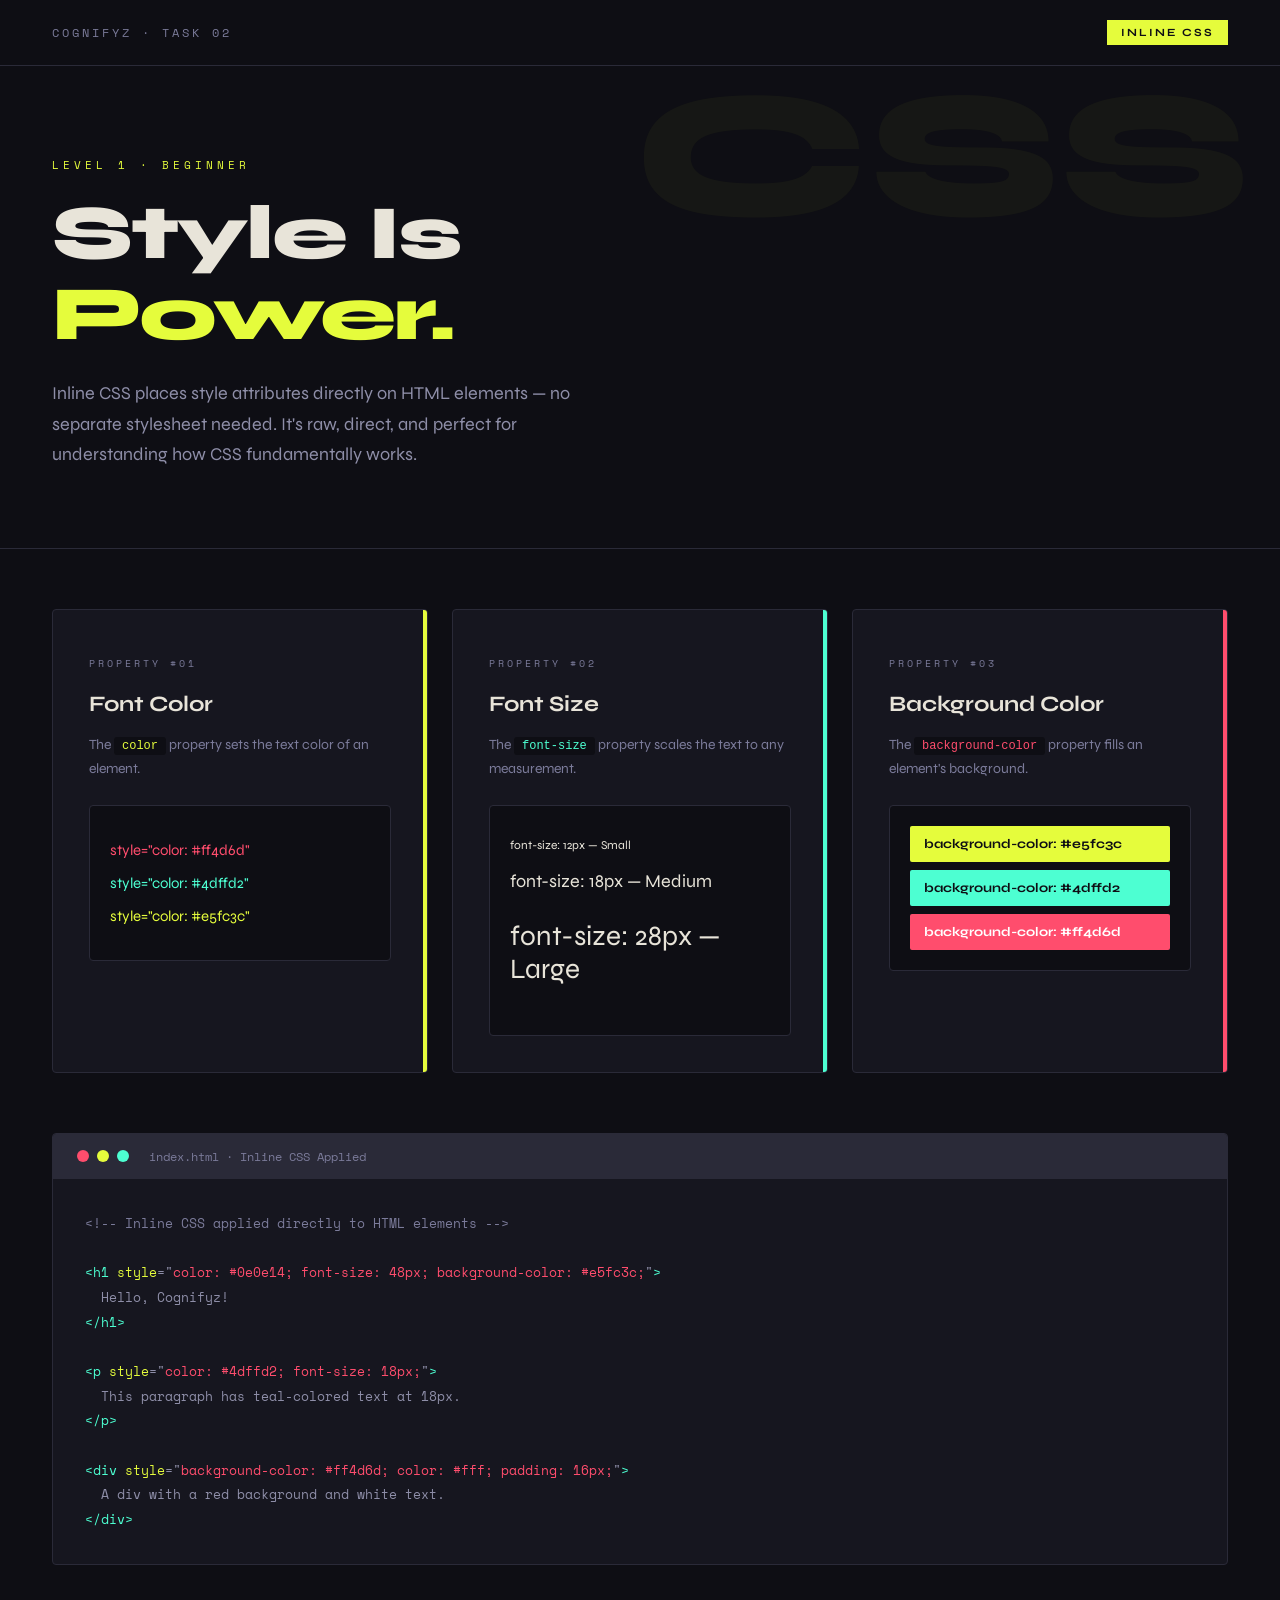
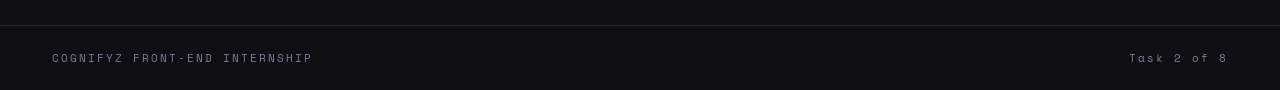
<file: task2_inline_css.html>
<!DOCTYPE html>
<html lang="en">
<head>
  <meta charset="UTF-8" />
  <meta name="viewport" content="width=device-width, initial-scale=1.0"/>
  <title>Cognifyz Internship | Task 2 – Inline CSS Styling</title>
  <link href="https://fonts.googleapis.com/css2?family=Space+Mono:ital,wght@0,400;0,700;1,400&family=Syne:wght@400;700;800&display=swap" rel="stylesheet"/>
</head>
<body style="margin:0;padding:0;background:#0e0e14;font-family:'Syne',sans-serif;color:#e8e4d9;min-height:100vh;">

  <!-- NAV BAR -->
  <nav style="display:flex;justify-content:space-between;align-items:center;padding:20px 52px;border-bottom:1px solid #2a2a38;background:#0e0e14;">
    <span style="font-family:'Space Mono',monospace;font-size:12px;letter-spacing:3px;color:#7b7b9a;text-transform:uppercase;">Cognifyz · Task 02</span>
    <span style="background:#e5fc3c;color:#0e0e14;font-size:11px;font-weight:700;letter-spacing:2px;padding:6px 14px;text-transform:uppercase;">Inline CSS</span>
  </nav>

  <!-- HERO -->
  <header style="padding:80px 52px 60px;position:relative;overflow:hidden;border-bottom:1px solid #2a2a38;">
    <!-- ghost label -->
    <div style="position:absolute;top:0;right:30px;font-family:'Syne',sans-serif;font-size:180px;font-weight:800;color:rgba(229,252,60,0.04);line-height:1;pointer-events:none;user-select:none;">CSS</div>

    <p style="font-size:11px;letter-spacing:4px;text-transform:uppercase;color:#e5fc3c;margin-bottom:20px;font-family:'Space Mono',monospace;">Level 1 · Beginner</p>
    <h1 style="font-family:'Syne',sans-serif;font-size:clamp(40px,6vw,80px);font-weight:800;line-height:1.05;margin:0 0 24px;letter-spacing:-2px;max-width:700px;">
      Style Is
      <span style="color:#e5fc3c;">Power.</span>
    </h1>
    <p style="font-size:18px;line-height:1.7;color:#8e8ea8;max-width:520px;font-weight:400;">Inline CSS places style attributes directly on HTML elements — no separate stylesheet needed. It's raw, direct, and perfect for understanding how CSS fundamentally works.</p>
  </header>

  <!-- INLINE CSS SHOWCASE CARDS -->
  <section style="padding:60px 52px;display:grid;grid-template-columns:repeat(auto-fit,minmax(260px,1fr));gap:24px;">

    <!-- Card 1: Font Color -->
    <article style="background:#16161f;border:1px solid #2a2a38;border-radius:4px;padding:36px;position:relative;overflow:hidden;">
      <div style="position:absolute;top:0;right:0;width:4px;height:100%;background:#e5fc3c;"></div>
      <p style="font-family:'Space Mono',monospace;font-size:10px;letter-spacing:3px;color:#7b7b9a;text-transform:uppercase;margin-bottom:20px;">Property #01</p>
      <h2 style="font-size:22px;font-weight:700;margin-bottom:16px;color:#e8e4d9;">Font Color</h2>
      <p style="color:#7b7b9a;font-size:14px;line-height:1.7;margin-bottom:24px;">The <code style="background:#0e0e14;padding:2px 8px;border-radius:3px;color:#e5fc3c;font-size:12px;">color</code> property sets the text color of an element.</p>
      <!-- Live demo -->
      <div style="background:#0e0e14;border-radius:4px;padding:20px;border:1px solid #2a2a38;">
        <p style="color:#ff4d6d;font-size:15px;margin-bottom:8px;">style="color: <span style="color:#ff4d6d;">#ff4d6d</span>"</p>
        <p style="color:#4dffd2;font-size:15px;margin-bottom:8px;">style="color: <span style="color:#4dffd2;">#4dffd2</span>"</p>
        <p style="color:#e5fc3c;font-size:15px;">style="color: <span style="color:#e5fc3c;">#e5fc3c</span>"</p>
      </div>
    </article>

    <!-- Card 2: Font Size -->
    <article style="background:#16161f;border:1px solid #2a2a38;border-radius:4px;padding:36px;position:relative;overflow:hidden;">
      <div style="position:absolute;top:0;right:0;width:4px;height:100%;background:#4dffd2;"></div>
      <p style="font-family:'Space Mono',monospace;font-size:10px;letter-spacing:3px;color:#7b7b9a;text-transform:uppercase;margin-bottom:20px;">Property #02</p>
      <h2 style="font-size:22px;font-weight:700;margin-bottom:16px;color:#e8e4d9;">Font Size</h2>
      <p style="color:#7b7b9a;font-size:14px;line-height:1.7;margin-bottom:24px;">The <code style="background:#0e0e14;padding:2px 8px;border-radius:3px;color:#4dffd2;font-size:12px;">font-size</code> property scales the text to any measurement.</p>
      <div style="background:#0e0e14;border-radius:4px;padding:20px;border:1px solid #2a2a38;">
        <p style="font-size:12px;color:#e8e4d9;margin-bottom:8px;">font-size: 12px — Small</p>
        <p style="font-size:18px;color:#e8e4d9;margin-bottom:8px;">font-size: 18px — Medium</p>
        <p style="font-size:28px;color:#e8e4d9;line-height:1.2;">font-size: 28px — Large</p>
      </div>
    </article>

    <!-- Card 3: Background Color -->
    <article style="background:#16161f;border:1px solid #2a2a38;border-radius:4px;padding:36px;position:relative;overflow:hidden;">
      <div style="position:absolute;top:0;right:0;width:4px;height:100%;background:#ff4d6d;"></div>
      <p style="font-family:'Space Mono',monospace;font-size:10px;letter-spacing:3px;color:#7b7b9a;text-transform:uppercase;margin-bottom:20px;">Property #03</p>
      <h2 style="font-size:22px;font-weight:700;margin-bottom:16px;color:#e8e4d9;">Background Color</h2>
      <p style="color:#7b7b9a;font-size:14px;line-height:1.7;margin-bottom:24px;">The <code style="background:#0e0e14;padding:2px 8px;border-radius:3px;color:#ff4d6d;font-size:12px;">background-color</code> property fills an element's background.</p>
      <div style="background:#0e0e14;border-radius:4px;padding:20px;border:1px solid #2a2a38;display:flex;flex-direction:column;gap:8px;">
        <div style="background-color:#e5fc3c;color:#0e0e14;padding:10px 14px;font-size:13px;font-weight:700;border-radius:2px;">background-color: #e5fc3c</div>
        <div style="background-color:#4dffd2;color:#0e0e14;padding:10px 14px;font-size:13px;font-weight:700;border-radius:2px;">background-color: #4dffd2</div>
        <div style="background-color:#ff4d6d;color:#fff;padding:10px 14px;font-size:13px;font-weight:700;border-radius:2px;">background-color: #ff4d6d</div>
      </div>
    </article>

  </section>

  <!-- CODE EXAMPLE STRIP -->
  <section style="padding:0 52px 60px;">
    <div style="background:#16161f;border:1px solid #2a2a38;border-radius:4px;overflow:hidden;">
      <div style="background:#2a2a38;padding:14px 24px;display:flex;align-items:center;gap:8px;">
        <span style="width:12px;height:12px;border-radius:50%;background:#ff4d6d;display:inline-block;"></span>
        <span style="width:12px;height:12px;border-radius:50%;background:#e5fc3c;display:inline-block;"></span>
        <span style="width:12px;height:12px;border-radius:50%;background:#4dffd2;display:inline-block;"></span>
        <span style="font-family:'Space Mono',monospace;font-size:12px;color:#7b7b9a;margin-left:12px;">index.html · Inline CSS Applied</span>
      </div>
      <pre style="margin:0;padding:32px;font-family:'Space Mono',monospace;font-size:13px;line-height:1.9;color:#8e8ea8;overflow-x:auto;"><span style="color:#7b7b9a;">&lt;!-- Inline CSS applied directly to HTML elements --&gt;</span>

<span style="color:#4dffd2;">&lt;h1</span> <span style="color:#e5fc3c;">style</span>="<span style="color:#ff4d6d;">color: #0e0e14; font-size: 48px; background-color: #e5fc3c;</span>"<span style="color:#4dffd2;">&gt;</span>
  Hello, Cognifyz!
<span style="color:#4dffd2;">&lt;/h1&gt;</span>

<span style="color:#4dffd2;">&lt;p</span> <span style="color:#e5fc3c;">style</span>="<span style="color:#ff4d6d;">color: #4dffd2; font-size: 18px;</span>"<span style="color:#4dffd2;">&gt;</span>
  This paragraph has teal-colored text at 18px.
<span style="color:#4dffd2;">&lt;/p&gt;</span>

<span style="color:#4dffd2;">&lt;div</span> <span style="color:#e5fc3c;">style</span>="<span style="color:#ff4d6d;">background-color: #ff4d6d; color: #fff; padding: 16px;</span>"<span style="color:#4dffd2;">&gt;</span>
  A div with a red background and white text.
<span style="color:#4dffd2;">&lt;/div&gt;</span></pre>
    </div>
  </section>

  <!-- FOOTER -->
  <footer style="padding:24px 52px;border-top:1px solid #2a2a38;display:flex;justify-content:space-between;align-items:center;">
    <span style="font-family:'Space Mono',monospace;font-size:11px;color:#7b7b9a;letter-spacing:2px;text-transform:uppercase;">Cognifyz Front-End Internship</span>
    <span style="font-family:'Space Mono',monospace;font-size:11px;color:#7b7b9a;letter-spacing:2px;">Task 2 of 8</span>
  </footer>

</body>
</html>
</file>
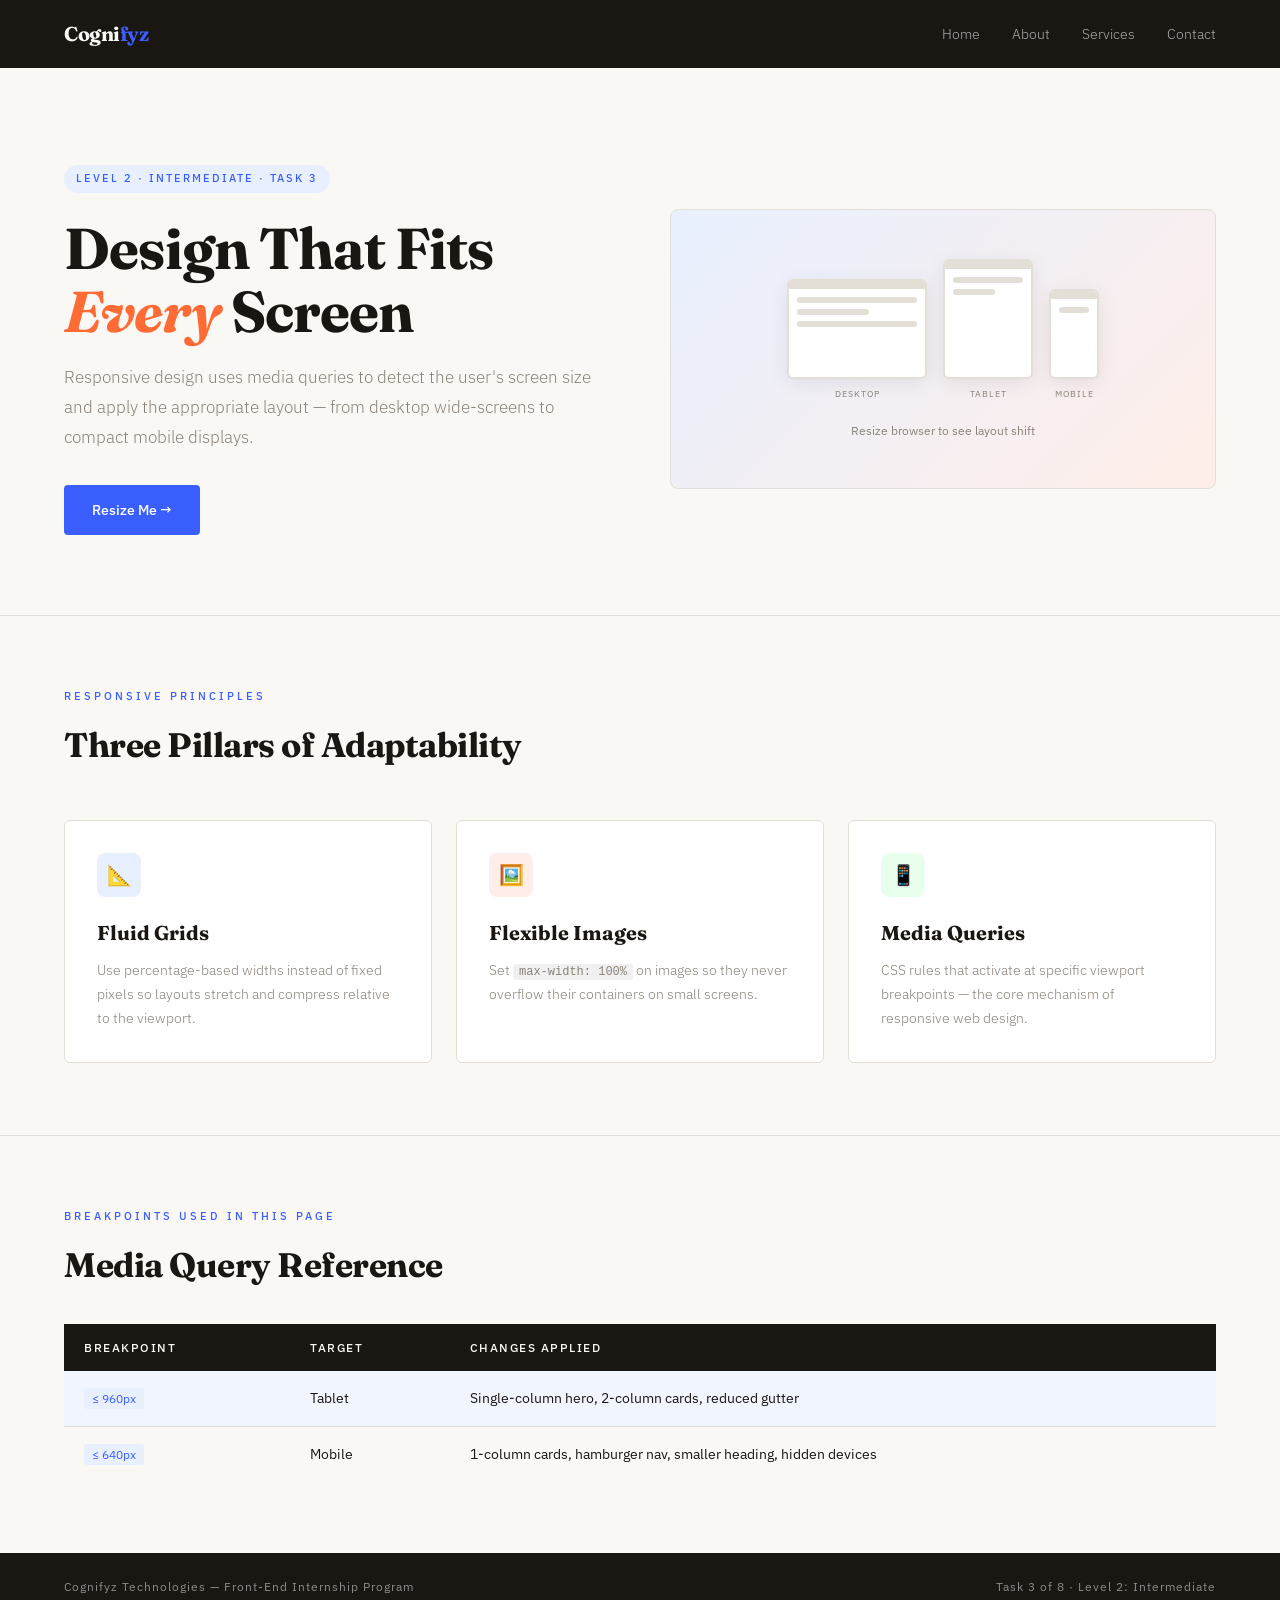
<file: task3_responsive_design.html>
<!DOCTYPE html>
<html lang="en">
<head>
  <meta charset="UTF-8"/>
  <meta name="viewport" content="width=device-width, initial-scale=1.0"/>
  <title>Cognifyz Internship | Task 3 – Responsive Design</title>
  <link href="https://fonts.googleapis.com/css2?family=Fraunces:ital,wght@0,300;0,700;1,300;1,700&family=IBM+Plex+Sans:wght@300;400;500&display=swap" rel="stylesheet"/>
  <style>
    /* ─── CSS Variables ─── */
    :root {
      --bg: #faf8f4;
      --fg: #1a1612;
      --accent: #3a5eff;
      --warm: #ff6b35;
      --card: #fff;
      --border: #e4dfd6;
      --muted: #8a8278;
      --gutter: 64px;
    }

    *, *::before, *::after { box-sizing: border-box; margin: 0; padding: 0; }

    body {
      background: var(--bg);
      color: var(--fg);
      font-family: 'IBM Plex Sans', sans-serif;
      line-height: 1.6;
    }

    /* ─── HEADER ─── */
    .site-header {
      background: var(--fg);
      color: var(--bg);
      padding: 18px var(--gutter);
      display: flex;
      align-items: center;
      justify-content: space-between;
      position: sticky;
      top: 0;
      z-index: 100;
    }
    .logo {
      font-family: 'Fraunces', serif;
      font-size: 20px;
      font-weight: 700;
      letter-spacing: -0.5px;
    }
    .logo span { color: #3a5eff; }
    .nav-links {
      display: flex;
      gap: 32px;
      list-style: none;
    }
    .nav-links a {
      color: rgba(255,255,255,0.65);
      text-decoration: none;
      font-size: 14px;
      font-weight: 300;
      transition: color 0.2s;
    }
    .nav-links a:hover { color: #fff; }
    .hamburger {
      display: none;
      flex-direction: column;
      gap: 5px;
      cursor: pointer;
      background: none;
      border: none;
    }
    .hamburger span {
      display: block; width: 24px; height: 2px; background: #fff;
    }

    /* ─── HERO ─── */
    .hero {
      padding: 96px var(--gutter) 80px;
      display: grid;
      grid-template-columns: 1fr 1fr;
      gap: 60px;
      align-items: center;
      border-bottom: 1px solid var(--border);
    }
    .hero-text .badge {
      display: inline-block;
      background: #e8f0ff;
      color: var(--accent);
      font-size: 11px;
      letter-spacing: 2px;
      text-transform: uppercase;
      padding: 5px 12px;
      border-radius: 40px;
      margin-bottom: 24px;
      font-weight: 500;
    }
    .hero-text h1 {
      font-family: 'Fraunces', serif;
      font-size: clamp(36px, 4.5vw, 60px);
      font-weight: 700;
      line-height: 1.1;
      margin-bottom: 20px;
      letter-spacing: -1px;
    }
    .hero-text h1 em { font-style: italic; color: var(--warm); }
    .hero-text p { font-size: 17px; color: var(--muted); line-height: 1.75; margin-bottom: 32px; font-weight: 300; }
    .btn {
      display: inline-flex;
      align-items: center;
      gap: 10px;
      background: var(--accent);
      color: #fff;
      padding: 14px 28px;
      border-radius: 4px;
      font-size: 14px;
      font-weight: 500;
      text-decoration: none;
      transition: transform 0.2s, box-shadow 0.2s;
    }
    .btn:hover { transform: translateY(-2px); box-shadow: 0 8px 24px rgba(58,94,255,0.3); }
    .hero-visual {
      background: linear-gradient(135deg, #e8f0ff 0%, #ffeee8 100%);
      border-radius: 8px;
      padding: 40px;
      border: 1px solid var(--border);
      min-height: 280px;
      display: flex;
      align-items: center;
      justify-content: center;
      position: relative;
      overflow: hidden;
    }
    .device-stack {
      display: flex;
      gap: 16px;
      align-items: flex-end;
    }
    .device {
      background: #fff;
      border-radius: 6px;
      border: 2px solid var(--border);
      box-shadow: 0 4px 20px rgba(0,0,0,0.08);
      display: flex;
      flex-direction: column;
      overflow: hidden;
    }
    .device-bar { height: 8px; background: var(--border); }
    .device-screen { padding: 8px; }
    .device-line { height: 6px; background: var(--border); border-radius: 3px; margin-bottom: 6px; }
    .device-line.short { width: 60%; }
    .device.desktop { width: 140px; height: 100px; }
    .device.tablet { width: 90px; height: 120px; }
    .device.mobile { width: 50px; height: 90px; }
    .device-label {
      text-align: center;
      font-size: 9px;
      letter-spacing: 1px;
      text-transform: uppercase;
      color: var(--muted);
      margin-top: 8px;
    }

    /* ─── CARDS SECTION ─── */
    .section {
      padding: 72px var(--gutter);
      border-bottom: 1px solid var(--border);
    }
    .section-label {
      font-size: 11px;
      letter-spacing: 3px;
      text-transform: uppercase;
      color: var(--accent);
      font-weight: 500;
      margin-bottom: 12px;
    }
    .section-title {
      font-family: 'Fraunces', serif;
      font-size: 34px;
      font-weight: 700;
      margin-bottom: 48px;
      letter-spacing: -0.5px;
    }
    .cards {
      display: grid;
      grid-template-columns: repeat(3, 1fr);
      gap: 24px;
    }
    .card {
      background: var(--card);
      border: 1px solid var(--border);
      border-radius: 6px;
      padding: 32px;
      transition: transform 0.25s, box-shadow 0.25s;
    }
    .card:hover { transform: translateY(-4px); box-shadow: 0 16px 40px rgba(0,0,0,0.07); }
    .card-icon {
      width: 44px; height: 44px;
      border-radius: 8px;
      margin-bottom: 20px;
      display: flex;
      align-items: center;
      justify-content: center;
      font-size: 20px;
    }
    .card h3 {
      font-family: 'Fraunces', serif;
      font-size: 20px;
      margin-bottom: 10px;
      font-weight: 700;
    }
    .card p { font-size: 14px; color: var(--muted); line-height: 1.7; font-weight: 300; }

    /* ─── MEDIA QUERY VISUALIZER ─── */
    .mq-section {
      padding: 72px var(--gutter);
    }
    .mq-table {
      width: 100%;
      border-collapse: collapse;
      margin-top: 32px;
    }
    .mq-table th {
      background: var(--fg);
      color: var(--bg);
      padding: 14px 20px;
      font-size: 12px;
      letter-spacing: 1.5px;
      text-transform: uppercase;
      font-weight: 500;
      text-align: left;
    }
    .mq-table td {
      padding: 16px 20px;
      font-size: 14px;
      border-bottom: 1px solid var(--border);
      vertical-align: top;
    }
    .mq-table tr:last-child td { border-bottom: none; }
    .mq-table code {
      background: #e8f0ff;
      color: var(--accent);
      padding: 3px 8px;
      border-radius: 3px;
      font-size: 12px;
      font-family: 'IBM Plex Sans', monospace;
    }
    .mq-table .active-row td { background: #f0f5ff; }

    /* ─── FOOTER ─── */
    footer {
      background: var(--fg);
      color: rgba(255,255,255,0.5);
      padding: 24px var(--gutter);
      display: flex;
      justify-content: space-between;
      font-size: 12px;
      letter-spacing: 1px;
    }

    /* ════════════════════════════════════
       MEDIA QUERIES — The Heart of Task 3
    ════════════════════════════════════ */

    /* Tablet: ≤ 960px */
    @media (max-width: 960px) {
      :root { --gutter: 36px; }

      .nav-links { gap: 20px; }

      .hero {
        grid-template-columns: 1fr;
        padding-top: 60px;
        padding-bottom: 60px;
      }
      .hero-visual { min-height: 200px; }

      .cards { grid-template-columns: repeat(2, 1fr); }

      .mq-table .desktop-only { display: none; }
    }

    /* Mobile: ≤ 640px */
    @media (max-width: 640px) {
      :root { --gutter: 20px; }

      .nav-links { display: none; }
      .hamburger { display: flex; }

      .hero-text h1 { font-size: 32px; }

      .cards { grid-template-columns: 1fr; }

      .device.desktop { display: none; }
      .device.tablet { display: none; }

      .section { padding: 48px var(--gutter); }
      .mq-section { padding: 48px var(--gutter); }

      footer { flex-direction: column; gap: 8px; }
    }
  </style>
</head>
<body>

  <header class="site-header">
    <div class="logo">Cogni<span>fyz</span></div>
    <ul class="nav-links">
      <li><a href="#">Home</a></li>
      <li><a href="#">About</a></li>
      <li><a href="#">Services</a></li>
      <li><a href="#">Contact</a></li>
    </ul>
    <button class="hamburger" aria-label="Menu">
      <span></span><span></span><span></span>
    </button>
  </header>

  <section class="hero">
    <div class="hero-text">
      <span class="badge">Level 2 · Intermediate · Task 3</span>
      <h1>Design That Fits <em>Every</em> Screen</h1>
      <p>Responsive design uses media queries to detect the user's screen size and apply the appropriate layout — from desktop wide-screens to compact mobile displays.</p>
      <a href="#learn" class="btn">Resize Me →</a>
    </div>
    <div class="hero-visual">
      <div style="text-align:center;">
        <div class="device-stack" style="justify-content:center;">
          <div>
            <div class="device desktop">
              <div class="device-bar"></div>
              <div class="device-screen">
                <div class="device-line"></div>
                <div class="device-line short"></div>
                <div class="device-line"></div>
              </div>
            </div>
            <div class="device-label">Desktop</div>
          </div>
          <div>
            <div class="device tablet">
              <div class="device-bar"></div>
              <div class="device-screen">
                <div class="device-line"></div>
                <div class="device-line short"></div>
              </div>
            </div>
            <div class="device-label">Tablet</div>
          </div>
          <div>
            <div class="device mobile">
              <div class="device-bar"></div>
              <div class="device-screen">
                <div class="device-line"></div>
              </div>
            </div>
            <div class="device-label">Mobile</div>
          </div>
        </div>
        <p style="margin-top:20px;font-size:12px;color:var(--muted);">Resize browser to see layout shift</p>
      </div>
    </div>
  </section>

  <section class="section" id="learn">
    <p class="section-label">Responsive Principles</p>
    <h2 class="section-title">Three Pillars of Adaptability</h2>
    <div class="cards">
      <div class="card">
        <div class="card-icon" style="background:#e8f0ff;">📐</div>
        <h3>Fluid Grids</h3>
        <p>Use percentage-based widths instead of fixed pixels so layouts stretch and compress relative to the viewport.</p>
      </div>
      <div class="card">
        <div class="card-icon" style="background:#ffeee8;">🖼️</div>
        <h3>Flexible Images</h3>
        <p>Set <code style="background:#f0f0f0;padding:1px 6px;border-radius:3px;font-size:12px;">max-width: 100%</code> on images so they never overflow their containers on small screens.</p>
      </div>
      <div class="card">
        <div class="card-icon" style="background:#e8ffee;">📱</div>
        <h3>Media Queries</h3>
        <p>CSS rules that activate at specific viewport breakpoints — the core mechanism of responsive web design.</p>
      </div>
    </div>
  </section>

  <section class="mq-section">
    <p class="section-label">Breakpoints Used in This Page</p>
    <h2 class="section-title" style="font-family:'Fraunces',serif;font-size:34px;font-weight:700;letter-spacing:-0.5px;margin-bottom:0;">Media Query Reference</h2>
    <table class="mq-table">
      <thead>
        <tr>
          <th>Breakpoint</th>
          <th>Target</th>
          <th>Changes Applied</th>
        </tr>
      </thead>
      <tbody>
        <tr class="active-row">
          <td><code>≤ 960px</code></td>
          <td>Tablet</td>
          <td>Single-column hero, 2-column cards, reduced gutter</td>
        </tr>
        <tr>
          <td><code>≤ 640px</code></td>
          <td>Mobile</td>
          <td>1-column cards, hamburger nav, smaller heading, hidden devices</td>
        </tr>
      </tbody>
    </table>
  </section>

  <footer>
    <span>Cognifyz Technologies — Front-End Internship Program</span>
    <span>Task 3 of 8 · Level 2: Intermediate</span>
  </footer>

</body>
</html>
</file>
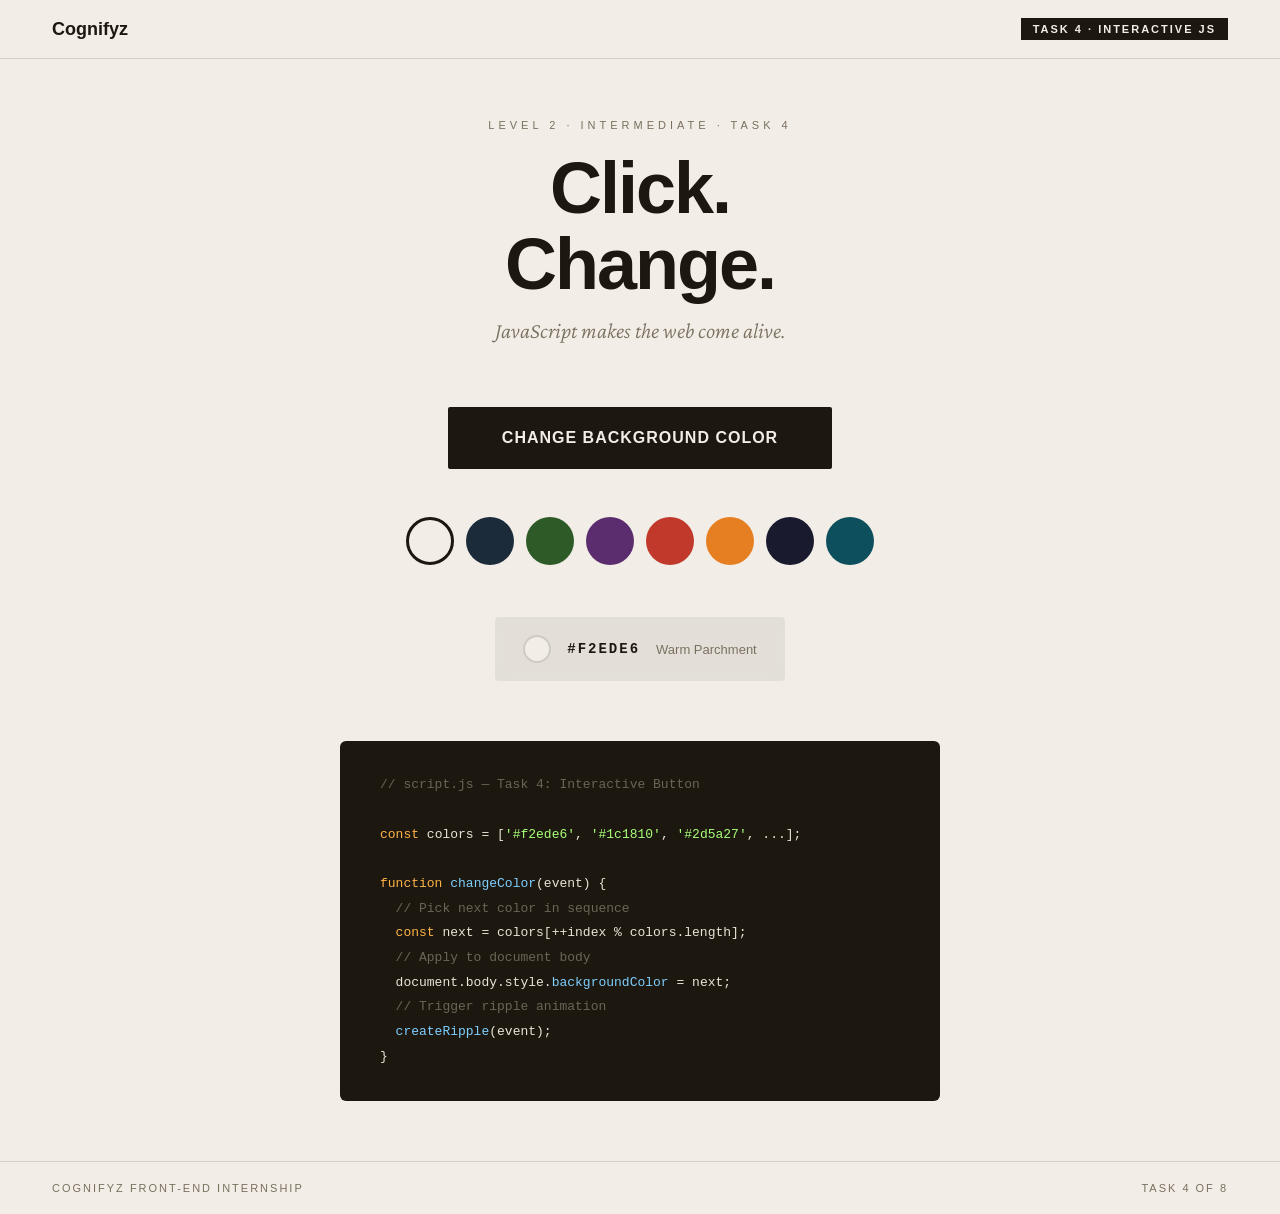
<file: task4_interactive_button.html>
<!DOCTYPE html>
<html lang="en">
<head>
  <meta charset="UTF-8"/>
  <meta name="viewport" content="width=device-width, initial-scale=1.0"/>
  <title>Cognifyz Internship | Task 4 – Interactive Button</title>
  <link href="https://fonts.googleapis.com/css2?family=Cabinet+Grotesk:wght@400;500;700;800&family=Crimson+Pro:ital,wght@0,300;1,300&display=swap" rel="stylesheet"/>
  <style>
    :root {
      --bg: #f2ede6;
      --fg: #1c1810;
      --border: #d6cfc4;
      --muted: #7a7060;
      --current-bg: #f2ede6;
    }
    *, *::before, *::after { box-sizing: border-box; margin: 0; padding: 0; }

    body {
      background: var(--current-bg);
      font-family: 'Cabinet Grotesk', sans-serif;
      min-height: 100vh;
      display: flex;
      flex-direction: column;
      transition: background-color 0.6s cubic-bezier(0.4, 0, 0.2, 1);
    }

    /* NAV */
    nav {
      padding: 18px 52px;
      display: flex;
      justify-content: space-between;
      align-items: center;
      border-bottom: 1px solid var(--border);
      position: sticky; top: 0; z-index: 10;
      backdrop-filter: blur(8px);
      background: rgba(242,237,230,0.85);
      transition: background 0.6s;
    }
    .nav-logo { font-weight: 800; font-size: 18px; color: var(--fg); }
    .nav-badge {
      background: var(--fg);
      color: var(--bg);
      font-size: 11px;
      letter-spacing: 2px;
      padding: 5px 12px;
      text-transform: uppercase;
      font-weight: 700;
      transition: background 0.6s;
    }

    /* MAIN */
    main {
      flex: 1;
      display: flex;
      flex-direction: column;
      align-items: center;
      justify-content: center;
      padding: 60px 24px;
      text-align: center;
    }

    .task-label {
      font-size: 11px;
      letter-spacing: 4px;
      text-transform: uppercase;
      color: var(--muted);
      margin-bottom: 20px;
      font-weight: 500;
    }

    h1 {
      font-size: clamp(40px, 6vw, 72px);
      font-weight: 800;
      line-height: 1.05;
      letter-spacing: -2px;
      color: var(--fg);
      margin-bottom: 16px;
      transition: color 0.6s;
    }

    .subtitle {
      font-family: 'Crimson Pro', serif;
      font-size: 22px;
      font-style: italic;
      color: var(--muted);
      margin-bottom: 64px;
      font-weight: 300;
      transition: color 0.6s;
    }

    /* THE BUTTON */
    .color-btn {
      position: relative;
      padding: 20px 52px;
      font-family: 'Cabinet Grotesk', sans-serif;
      font-size: 16px;
      font-weight: 700;
      letter-spacing: 1px;
      text-transform: uppercase;
      background: var(--fg);
      color: var(--bg);
      border: 2px solid var(--fg);
      border-radius: 2px;
      cursor: pointer;
      overflow: hidden;
      transition: background 0.6s, color 0.6s, border-color 0.6s, transform 0.15s;
      user-select: none;
    }
    .color-btn::before {
      content: '';
      position: absolute;
      inset: 0;
      background: rgba(255,255,255,0.15);
      opacity: 0;
      transition: opacity 0.2s;
    }
    .color-btn:hover::before { opacity: 1; }
    .color-btn:active { transform: scale(0.97); }

    /* Ripple */
    .ripple {
      position: absolute;
      border-radius: 50%;
      background: rgba(255,255,255,0.35);
      transform: scale(0);
      animation: ripple-anim 0.6s ease-out;
      pointer-events: none;
    }
    @keyframes ripple-anim {
      to { transform: scale(4); opacity: 0; }
    }

    /* COLOR SWATCH STRIP */
    .swatch-strip {
      display: flex;
      gap: 12px;
      margin-top: 48px;
      flex-wrap: wrap;
      justify-content: center;
    }
    .swatch {
      width: 48px; height: 48px;
      border-radius: 50%;
      border: 3px solid transparent;
      cursor: pointer;
      transition: transform 0.2s, border-color 0.2s;
      position: relative;
    }
    .swatch:hover { transform: scale(1.15); }
    .swatch.active { border-color: var(--fg); }
    .swatch-tip {
      position: absolute;
      bottom: -26px;
      left: 50%; transform: translateX(-50%);
      font-size: 10px;
      white-space: nowrap;
      color: var(--muted);
      opacity: 0;
      transition: opacity 0.2s;
      pointer-events: none;
    }
    .swatch:hover .swatch-tip { opacity: 1; }

    /* CURRENT COLOR DISPLAY */
    .color-display {
      margin-top: 52px;
      display: flex;
      align-items: center;
      gap: 16px;
      padding: 18px 28px;
      background: rgba(0,0,0,0.06);
      border-radius: 4px;
      backdrop-filter: blur(4px);
    }
    .color-dot {
      width: 28px; height: 28px;
      border-radius: 50%;
      border: 2px solid rgba(0,0,0,0.15);
      transition: background 0.6s;
    }
    .color-hex {
      font-family: monospace;
      font-size: 14px;
      letter-spacing: 2px;
      color: var(--fg);
      font-weight: 600;
      transition: color 0.6s;
    }
    .color-name {
      font-size: 13px;
      color: var(--muted);
      font-weight: 500;
    }

    /* CODE BLOCK */
    .code-block {
      margin-top: 60px;
      background: #1c1810;
      color: #e8e4d9;
      padding: 32px 40px;
      border-radius: 6px;
      text-align: left;
      font-family: monospace;
      font-size: 13px;
      line-height: 1.9;
      max-width: 600px;
      width: 100%;
    }
    .code-comment { color: #6b6555; }
    .code-keyword { color: #ffb347; }
      .code-fn { color: #7ecfff; }
    .code-string { color: #a8ff78; }

    /* FOOTER */
    footer {
      padding: 20px 52px;
      border-top: 1px solid var(--border);
      display: flex;
      justify-content: space-between;
      font-size: 11px;
      letter-spacing: 2px;
      text-transform: uppercase;
      color: var(--muted);
      transition: border-color 0.6s;
    }

    @media (max-width: 640px) {
      nav, footer { padding-left: 20px; padding-right: 20px; }
      .code-block { padding: 20px; }
    }
  </style>
</head>
<body>

  <nav>
    <span class="nav-logo">Cognifyz</span>
    <span class="nav-badge">Task 4 · Interactive JS</span>
  </nav>

  <main>
    <p class="task-label">Level 2 · Intermediate · Task 4</p>
    <h1>Click.<br>Change.</h1>
    <p class="subtitle">JavaScript makes the web come alive.</p>

    <button class="color-btn" id="mainBtn" onclick="changeColor(event)">
      Change Background Color
    </button>

    <!-- Swatch picker -->
    <div class="swatch-strip" id="swatches"></div>

    <!-- Live display -->
    <div class="color-display">
      <div class="color-dot" id="colorDot"></div>
      <span class="color-hex" id="colorHex">#F2EDE6</span>
      <span class="color-name" id="colorName">Warm Parchment</span>
    </div>

    <!-- Code preview -->
    <div class="code-block">
      <span class="code-comment">// script.js — Task 4: Interactive Button</span><br><br>
      <span class="code-keyword">const</span> <span style="color:#e8e4d9;">colors</span> = [<span class="code-string">'#f2ede6'</span>, <span class="code-string">'#1c1810'</span>, <span class="code-string">'#2d5a27'</span>, ...];<br><br>
      <span class="code-keyword">function</span> <span class="code-fn">changeColor</span>(event) {<br>
      &nbsp;&nbsp;<span class="code-comment">// Pick next color in sequence</span><br>
      &nbsp;&nbsp;<span class="code-keyword">const</span> next = colors[++index % colors.length];<br>
      &nbsp;&nbsp;<span class="code-comment">// Apply to document body</span><br>
      &nbsp;&nbsp;document.body.style.<span class="code-fn">backgroundColor</span> = next;<br>
      &nbsp;&nbsp;<span class="code-comment">// Trigger ripple animation</span><br>
      &nbsp;&nbsp;<span class="code-fn">createRipple</span>(event);<br>
      }
    </div>
  </main>

  <footer>
    <span>Cognifyz Front-End Internship</span>
    <span>Task 4 of 8</span>
  </footer>

  <script>
    const palette = [
      { hex: '#f2ede6', name: 'Warm Parchment' },
      { hex: '#1c2b3a', name: 'Deep Navy' },
      { hex: '#2d5a27', name: 'Forest Green' },
      { hex: '#5c2d6e', name: 'Royal Plum' },
      { hex: '#c0392b', name: 'Crimson' },
      { hex: '#e67e22', name: 'Amber' },
      { hex: '#1a1a2e', name: 'Midnight' },
      { hex: '#0d4f5c', name: 'Deep Teal' },
    ];

    let currentIndex = 0;

    // Build swatches
    const swatchStrip = document.getElementById('swatches');
    palette.forEach((color, i) => {
      const s = document.createElement('div');
      s.className = 'swatch' + (i === 0 ? ' active' : '');
      s.style.background = color.hex;
      s.title = color.name;
      s.innerHTML = `<span class="swatch-tip">${color.name}</span>`;
      s.addEventListener('click', () => applyColor(i));
      swatchStrip.appendChild(s);
    });

    function applyColor(index) {
      currentIndex = index;
      const color = palette[index];

      // Update body background
      document.body.style.backgroundColor = color.hex;

      // Update dot and hex display
      document.getElementById('colorDot').style.background = color.hex;
      document.getElementById('colorHex').textContent = color.hex.toUpperCase();
      document.getElementById('colorName').textContent = color.name;

      // Determine text contrast
      const isDark = isDarkColor(color.hex);
      document.documentElement.style.setProperty('--fg', isDark ? '#f2ede6' : '#1c1810');
      document.documentElement.style.setProperty('--muted', isDark ? '#a09888' : '#7a7060');
      document.documentElement.style.setProperty('--border', isDark ? 'rgba(255,255,255,0.15)' : '#d6cfc4');

      // Active swatch
      document.querySelectorAll('.swatch').forEach((s, i) => {
        s.classList.toggle('active', i === index);
      });
    }

    function changeColor(event) {
      currentIndex = (currentIndex + 1) % palette.length;
      createRipple(event);
      applyColor(currentIndex);
    }

    function createRipple(event) {
      const button = event.currentTarget;
      const circle = document.createElement('span');
      const diameter = Math.max(button.clientWidth, button.clientHeight);
      const radius = diameter / 2;
      const rect = button.getBoundingClientRect();
      circle.style.width = circle.style.height = diameter + 'px';
      circle.style.left = (event.clientX - rect.left - radius) + 'px';
      circle.style.top = (event.clientY - rect.top - radius) + 'px';
      circle.classList.add('ripple');
      const existing = button.querySelector('.ripple');
      if (existing) existing.remove();
      button.appendChild(circle);
    }

    function isDarkColor(hex) {
      const r = parseInt(hex.slice(1, 3), 16);
      const g = parseInt(hex.slice(3, 5), 16);
      const b = parseInt(hex.slice(5, 7), 16);
      return (r * 0.299 + g * 0.587 + b * 0.114) < 128;
    }

    // Init display
    document.getElementById('colorDot').style.background = palette[0].hex;
    document.getElementById('colorHex').textContent = palette[0].hex.toUpperCase();
    document.getElementById('colorName').textContent = palette[0].name;
  </script>

</body>
</html>
</file>
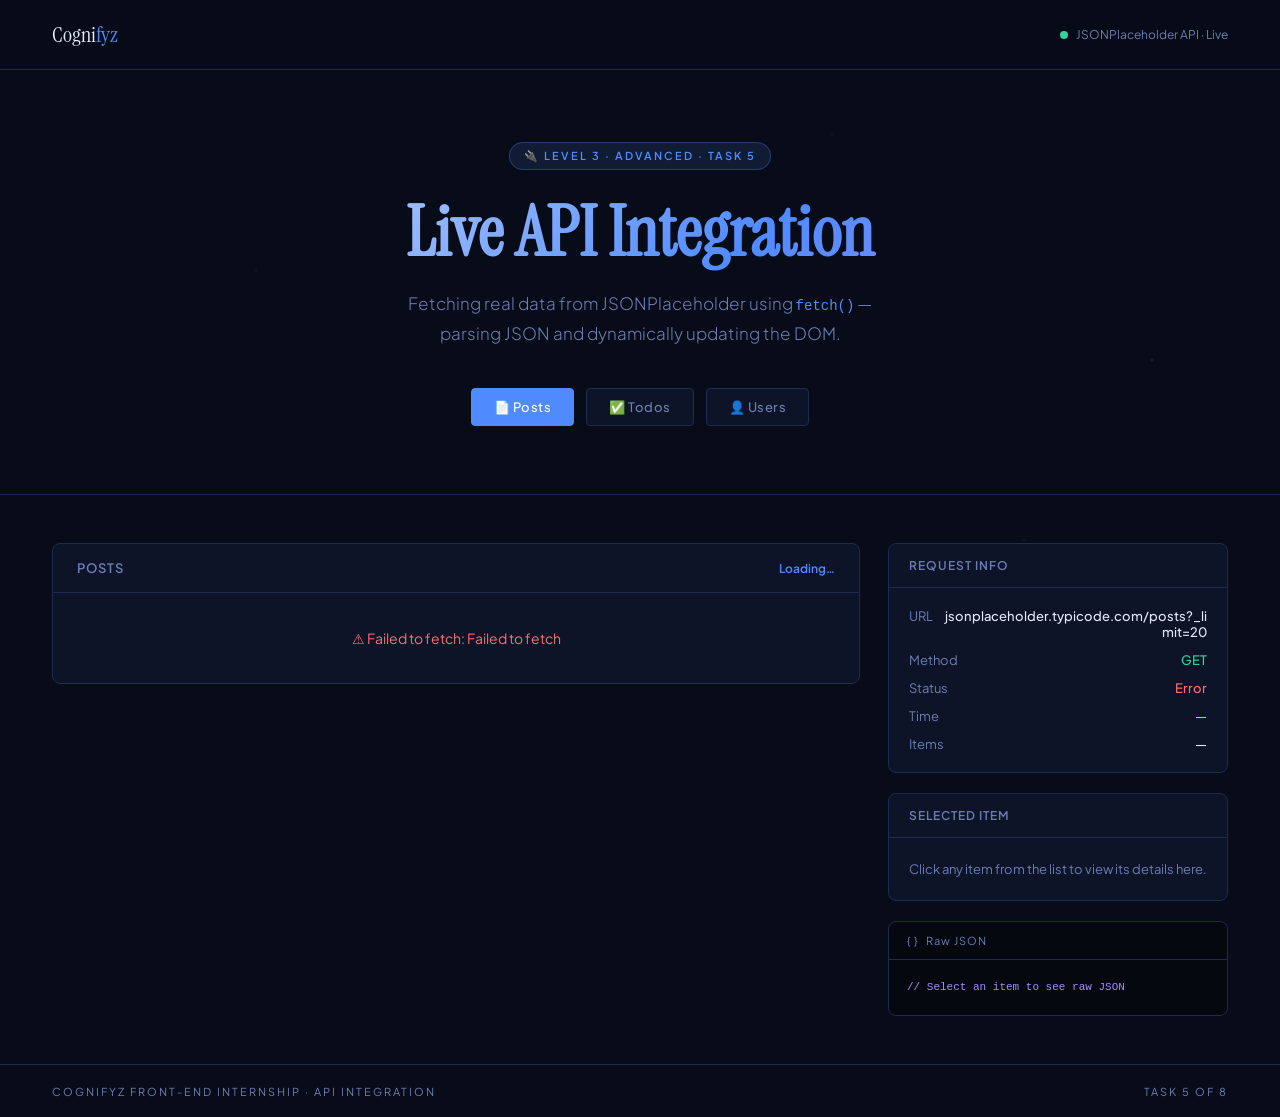
<file: task5_api_integration.html>
<!DOCTYPE html>
<html lang="en">
<head>
  <meta charset="UTF-8"/>
  <meta name="viewport" content="width=device-width, initial-scale=1.0"/>
  <title>Cognifyz Internship | Task 5 – API Integration</title>
  <link href="https://fonts.googleapis.com/css2?family=Plus+Jakarta+Sans:wght@300;400;500;600;700&family=Instrument+Serif:ital@0;1&display=swap" rel="stylesheet"/>
  <style>
    :root {
      --bg: #080c18;
      --surface: #0e1428;
      --surface2: #151d38;
      --border: #1e2a50;
      --accent: #4f8bff;
      --accent2: #a78bfa;
      --green: #34d399;
      --yellow: #fbbf24;
      --red: #f87171;
      --text: #e2e8f8;
      --muted: #6b7db3;
    }
    *, *::before, *::after { box-sizing: border-box; margin: 0; padding: 0; }

    body {
      background: var(--bg);
      color: var(--text);
      font-family: 'Plus Jakarta Sans', sans-serif;
      min-height: 100vh;
    }

    /* Starfield effect */
    body::before {
      content: '';
      position: fixed;
      inset: 0;
      background-image:
        radial-gradient(1px 1px at 20% 30%, rgba(255,255,255,0.15) 0%, transparent 100%),
        radial-gradient(1px 1px at 65% 15%, rgba(255,255,255,0.1) 0%, transparent 100%),
        radial-gradient(1px 1px at 80% 60%, rgba(255,255,255,0.12) 0%, transparent 100%),
        radial-gradient(1px 1px at 40% 80%, rgba(255,255,255,0.08) 0%, transparent 100%),
        radial-gradient(2px 2px at 90% 40%, rgba(79,139,255,0.2) 0%, transparent 100%);
      pointer-events: none;
      z-index: 0;
    }

    /* HEADER */
    header {
      position: relative; z-index: 1;
      padding: 20px 52px;
      display: flex;
      align-items: center;
      justify-content: space-between;
      border-bottom: 1px solid var(--border);
      background: rgba(8,12,24,0.8);
      backdrop-filter: blur(10px);
    }
    .logo {
      font-family: 'Instrument Serif', serif;
      font-size: 22px;
      color: var(--text);
    }
    .logo span { color: var(--accent); }
    .status-dot {
      display: flex;
      align-items: center;
      gap: 8px;
      font-size: 12px;
      color: var(--muted);
    }
    .dot {
      width: 8px; height: 8px;
      border-radius: 50%;
      background: var(--green);
      animation: pulse 2s infinite;
    }
    @keyframes pulse {
      0%, 100% { opacity: 1; box-shadow: 0 0 0 0 rgba(52,211,153,0.4); }
      50% { box-shadow: 0 0 0 6px rgba(52,211,153,0); }
    }

    /* HERO */
    .hero {
      position: relative; z-index: 1;
      padding: 72px 52px 60px;
      text-align: center;
      border-bottom: 1px solid var(--border);
    }
    .badge {
      display: inline-flex;
      align-items: center;
      gap: 8px;
      background: rgba(79,139,255,0.12);
      border: 1px solid rgba(79,139,255,0.3);
      color: var(--accent);
      font-size: 11px;
      letter-spacing: 2px;
      text-transform: uppercase;
      padding: 6px 14px;
      border-radius: 40px;
      margin-bottom: 24px;
      font-weight: 600;
    }
    h1 {
      font-family: 'Instrument Serif', serif;
      font-size: clamp(40px, 5.5vw, 72px);
      line-height: 1.1;
      margin-bottom: 18px;
      background: linear-gradient(135deg, #e2e8f8 0%, #4f8bff 60%, #a78bfa 100%);
      -webkit-background-clip: text;
      -webkit-text-fill-color: transparent;
      background-clip: text;
    }
    .hero-sub {
      font-size: 17px;
      color: var(--muted);
      max-width: 500px;
      margin: 0 auto 40px;
      line-height: 1.7;
      font-weight: 300;
    }

    /* CONTROLS */
    .controls {
      display: flex;
      gap: 12px;
      justify-content: center;
      flex-wrap: wrap;
      margin-bottom: 8px;
    }
    .endpoint-btn {
      padding: 10px 22px;
      border: 1px solid var(--border);
      background: var(--surface);
      color: var(--muted);
      font-family: 'Plus Jakarta Sans', sans-serif;
      font-size: 13px;
      font-weight: 500;
      border-radius: 4px;
      cursor: pointer;
      transition: all 0.2s;
      letter-spacing: 0.5px;
    }
    .endpoint-btn:hover { border-color: var(--accent); color: var(--accent); }
    .endpoint-btn.active {
      background: var(--accent);
      border-color: var(--accent);
      color: #fff;
    }

    /* MAIN CONTENT */
    .content {
      position: relative; z-index: 1;
      padding: 48px 52px;
      display: grid;
      grid-template-columns: 1fr 340px;
      gap: 28px;
    }

    /* DATA PANEL */
    .data-panel {
      background: var(--surface);
      border: 1px solid var(--border);
      border-radius: 8px;
      overflow: hidden;
    }
    .panel-header {
      padding: 16px 24px;
      border-bottom: 1px solid var(--border);
      display: flex;
      align-items: center;
      justify-content: space-between;
    }
    .panel-title {
      font-size: 13px;
      font-weight: 600;
      letter-spacing: 1px;
      text-transform: uppercase;
      color: var(--muted);
    }
    .item-count {
      font-size: 12px;
      color: var(--accent);
      font-weight: 600;
    }
    .data-list {
      padding: 16px;
      max-height: 520px;
      overflow-y: auto;
      display: flex;
      flex-direction: column;
      gap: 8px;
    }
    .data-list::-webkit-scrollbar { width: 4px; }
    .data-list::-webkit-scrollbar-track { background: transparent; }
    .data-list::-webkit-scrollbar-thumb { background: var(--border); border-radius: 2px; }

    /* Data cards */
    .data-card {
      background: var(--surface2);
      border: 1px solid var(--border);
      border-radius: 6px;
      padding: 16px 18px;
      cursor: pointer;
      transition: border-color 0.2s, background 0.2s;
      animation: fadeIn 0.3s ease both;
    }
    .data-card:hover { border-color: var(--accent); background: rgba(79,139,255,0.05); }
    .data-card.selected { border-color: var(--accent); background: rgba(79,139,255,0.1); }

    @keyframes fadeIn {
      from { opacity: 0; transform: translateY(8px); }
      to { opacity: 1; transform: translateY(0); }
    }

    .card-id {
      font-size: 10px;
      color: var(--accent);
      font-weight: 600;
      letter-spacing: 1.5px;
      margin-bottom: 6px;
    }
    .card-title {
      font-size: 14px;
      font-weight: 500;
      color: var(--text);
      line-height: 1.45;
      margin-bottom: 4px;
    }
    .card-meta {
      font-size: 12px;
      color: var(--muted);
    }
    .card-status {
      display: inline-block;
      width: 8px; height: 8px;
      border-radius: 50%;
      margin-right: 6px;
    }

    /* SIDE PANEL */
    .side-panel {
      display: flex;
      flex-direction: column;
      gap: 20px;
    }

    /* API Info box */
    .info-box {
      background: var(--surface);
      border: 1px solid var(--border);
      border-radius: 8px;
      overflow: hidden;
    }
    .info-box-header {
      padding: 14px 20px;
      border-bottom: 1px solid var(--border);
      font-size: 12px;
      font-weight: 600;
      letter-spacing: 1px;
      text-transform: uppercase;
      color: var(--muted);
    }
    .info-box-body { padding: 20px; }
    .info-row {
      display: flex;
      justify-content: space-between;
      align-items: flex-start;
      margin-bottom: 12px;
      font-size: 13px;
      gap: 12px;
    }
    .info-row:last-child { margin-bottom: 0; }
    .info-key { color: var(--muted); font-weight: 400; flex-shrink: 0; }
    .info-val { color: var(--text); font-weight: 500; text-align: right; word-break: break-all; }
    .info-val.green { color: var(--green); }
    .info-val.yellow { color: var(--yellow); }

    /* Detail box */
    .detail-box {
      background: var(--surface);
      border: 1px solid var(--border);
      border-radius: 8px;
      overflow: hidden;
      flex: 1;
    }
    .detail-content { padding: 20px; }
    .detail-content p { font-size: 13px; color: var(--muted); line-height: 1.7; }
    .detail-field { margin-bottom: 14px; }
    .detail-field:last-child { margin-bottom: 0; }
    .detail-label { font-size: 10px; letter-spacing: 2px; text-transform: uppercase; color: var(--muted); margin-bottom: 4px; }
    .detail-value { font-size: 14px; color: var(--text); font-weight: 400; line-height: 1.5; }

    /* Raw JSON */
    .json-box {
      background: #05080f;
      border: 1px solid var(--border);
      border-radius: 8px;
      overflow: hidden;
    }
    .json-header {
      padding: 12px 18px;
      border-bottom: 1px solid var(--border);
      display: flex;
      align-items: center;
      gap: 8px;
      font-size: 11px;
      color: var(--muted);
      letter-spacing: 1px;
    }
    pre#jsonDisplay {
      padding: 18px;
      font-size: 11px;
      line-height: 1.7;
      color: #a78bfa;
      overflow-x: auto;
      max-height: 200px;
      font-family: 'Courier New', monospace;
    }

    /* Loading */
    .loader {
      display: flex;
      gap: 6px;
      align-items: center;
      justify-content: center;
      padding: 40px;
    }
    .loader span {
      width: 8px; height: 8px;
      border-radius: 50%;
      background: var(--accent);
      animation: bounce 1.2s infinite;
    }
    .loader span:nth-child(2) { animation-delay: 0.2s; }
    .loader span:nth-child(3) { animation-delay: 0.4s; }
    @keyframes bounce {
      0%, 80%, 100% { transform: scale(0.6); opacity: 0.4; }
      40% { transform: scale(1); opacity: 1; }
    }

    /* Error */
    .error-msg { padding: 20px; text-align: center; color: var(--red); font-size: 14px; }

    /* Footer */
    footer {
      position: relative; z-index: 1;
      padding: 20px 52px;
      border-top: 1px solid var(--border);
      display: flex;
      justify-content: space-between;
      font-size: 11px;
      letter-spacing: 2px;
      text-transform: uppercase;
      color: var(--muted);
    }

    @media (max-width: 900px) {
      .content { grid-template-columns: 1fr; }
      header, .hero, .content, footer { padding-left: 20px; padding-right: 20px; }
    }
  </style>
</head>
<body>

  <header>
    <div class="logo">Cogni<span>fyz</span></div>
    <div class="status-dot">
      <div class="dot"></div>
      <span>JSONPlaceholder API · Live</span>
    </div>
  </header>

  <section class="hero">
    <span class="badge">🔌 Level 3 · Advanced · Task 5</span>
    <h1>Live API Integration</h1>
    <p class="hero-sub">Fetching real data from JSONPlaceholder using <code style="color:var(--accent);font-size:14px;">fetch()</code> — parsing JSON and dynamically updating the DOM.</p>
    <div class="controls">
      <button class="endpoint-btn active" onclick="loadData('posts')">📄 Posts</button>
      <button class="endpoint-btn" onclick="loadData('todos')">✅ Todos</button>
      <button class="endpoint-btn" onclick="loadData('users')">👤 Users</button>
    </div>
  </section>

  <section class="content">

    <!-- Left: Data list -->
    <div>
      <div class="data-panel">
        <div class="panel-header">
          <span class="panel-title" id="panelTitle">Posts</span>
          <span class="item-count" id="itemCount">Loading…</span>
        </div>
        <div class="data-list" id="dataList">
          <div class="loader"><span></span><span></span><span></span></div>
        </div>
      </div>
    </div>

    <!-- Right: Side panels -->
    <div class="side-panel">

      <!-- API Info -->
      <div class="info-box">
        <div class="info-box-header">Request Info</div>
        <div class="info-box-body">
          <div class="info-row">
            <span class="info-key">URL</span>
            <span class="info-val" id="reqUrl">—</span>
          </div>
          <div class="info-row">
            <span class="info-key">Method</span>
            <span class="info-val green">GET</span>
          </div>
          <div class="info-row">
            <span class="info-key">Status</span>
            <span class="info-val" id="reqStatus">—</span>
          </div>
          <div class="info-row">
            <span class="info-key">Time</span>
            <span class="info-val yellow" id="reqTime">—</span>
          </div>
          <div class="info-row">
            <span class="info-key">Items</span>
            <span class="info-val" id="reqItems">—</span>
          </div>
        </div>
      </div>

      <!-- Detail view -->
      <div class="detail-box">
        <div class="info-box-header" style="padding:14px 20px;border-bottom:1px solid var(--border);font-size:12px;font-weight:600;letter-spacing:1px;text-transform:uppercase;color:var(--muted);">
          Selected Item
        </div>
        <div class="detail-content" id="detailContent">
          <p>Click any item from the list to view its details here.</p>
        </div>
      </div>

      <!-- Raw JSON -->
      <div class="json-box">
        <div class="json-header">
          <span>{ }</span> Raw JSON
        </div>
        <pre id="jsonDisplay">// Select an item to see raw JSON</pre>
      </div>

    </div>
  </section>

  <footer>
    <span>Cognifyz Front-End Internship · API Integration</span>
    <span>Task 5 of 8</span>
  </footer>

  <script>
    let currentEndpoint = 'posts';
    let allData = [];

    const BASE = 'https://jsonplaceholder.typicode.com';

    function setActive(type) {
      document.querySelectorAll('.endpoint-btn').forEach((b, i) => {
        const types = ['posts', 'todos', 'users'];
        b.classList.toggle('active', types[i] === type);
      });
    }

    async function loadData(type) {
      currentEndpoint = type;
      setActive(type);

      const list = document.getElementById('dataList');
      const panelTitle = document.getElementById('panelTitle');
      const itemCount = document.getElementById('itemCount');
      const reqUrl = document.getElementById('reqUrl');
      const reqStatus = document.getElementById('reqStatus');
      const reqTime = document.getElementById('reqTime');
      const reqItems = document.getElementById('reqItems');

      list.innerHTML = '<div class="loader"><span></span><span></span><span></span></div>';
      itemCount.textContent = 'Loading…';
      panelTitle.textContent = type.charAt(0).toUpperCase() + type.slice(1);

      const url = `${BASE}/${type}?_limit=20`;
      reqUrl.textContent = url.replace('https://', '');

      const t0 = performance.now();
      try {
        const res = await fetch(url);
        const t1 = performance.now();
        const data = await res.json();
        allData = data;

        reqStatus.textContent = `${res.status} OK`;
        reqStatus.style.color = 'var(--green)';
        reqTime.textContent = `${Math.round(t1 - t0)}ms`;
        reqItems.textContent = data.length;
        itemCount.textContent = `${data.length} items`;

        renderList(data, type);
      } catch (e) {
        list.innerHTML = `<div class="error-msg">⚠ Failed to fetch: ${e.message}</div>`;
        reqStatus.textContent = 'Error';
        reqStatus.style.color = 'var(--red)';
      }
    }

    function renderList(data, type) {
      const list = document.getElementById('dataList');
      list.innerHTML = '';

      data.forEach((item, i) => {
        const card = document.createElement('div');
        card.className = 'data-card';
        card.style.animationDelay = `${i * 30}ms`;

        if (type === 'posts') {
          card.innerHTML = `
            <div class="card-id"># ${item.id} · User ${item.userId}</div>
            <div class="card-title">${capitalize(item.title)}</div>
            <div class="card-meta">${item.body.substring(0, 60)}…</div>`;
        } else if (type === 'todos') {
          const color = item.completed ? 'var(--green)' : 'var(--yellow)';
          card.innerHTML = `
            <div class="card-id"># ${item.id} · User ${item.userId}</div>
            <div class="card-title"><span class="card-status" style="background:${color}"></span>${item.title}</div>
            <div class="card-meta">${item.completed ? '✓ Completed' : '○ Pending'}</div>`;
        } else if (type === 'users') {
          card.innerHTML = `
            <div class="card-id"># ${item.id}</div>
            <div class="card-title">${item.name}</div>
            <div class="card-meta">${item.email} · ${item.company.name}</div>`;
        }

        card.onclick = () => {
          document.querySelectorAll('.data-card').forEach(c => c.classList.remove('selected'));
          card.classList.add('selected');
          showDetail(item, type);
        };

        list.appendChild(card);
      });
    }

    function showDetail(item, type) {
      const detail = document.getElementById('detailContent');
      const json = document.getElementById('jsonDisplay');

      let html = '';
      if (type === 'posts') {
        html = `
          <div class="detail-field"><div class="detail-label">ID</div><div class="detail-value">${item.id}</div></div>
          <div class="detail-field"><div class="detail-label">Title</div><div class="detail-value">${capitalize(item.title)}</div></div>
          <div class="detail-field"><div class="detail-label">Body</div><div class="detail-value">${item.body}</div></div>
          <div class="detail-field"><div class="detail-label">User ID</div><div class="detail-value">${item.userId}</div></div>`;
      } else if (type === 'todos') {
        html = `
          <div class="detail-field"><div class="detail-label">ID</div><div class="detail-value">${item.id}</div></div>
          <div class="detail-field"><div class="detail-label">Title</div><div class="detail-value">${item.title}</div></div>
          <div class="detail-field"><div class="detail-label">Status</div><div class="detail-value" style="color:${item.completed ? 'var(--green)' : 'var(--yellow)'}">${item.completed ? '✓ Completed' : '○ Pending'}</div></div>
          <div class="detail-field"><div class="detail-label">User ID</div><div class="detail-value">${item.userId}</div></div>`;
      } else {
        html = `
          <div class="detail-field"><div class="detail-label">Name</div><div class="detail-value">${item.name}</div></div>
          <div class="detail-field"><div class="detail-label">Email</div><div class="detail-value">${item.email}</div></div>
          <div class="detail-field"><div class="detail-label">Phone</div><div class="detail-value">${item.phone}</div></div>
          <div class="detail-field"><div class="detail-label">Company</div><div class="detail-value">${item.company.name}</div></div>
          <div class="detail-field"><div class="detail-label">City</div><div class="detail-value">${item.address.city}</div></div>`;
      }

      detail.innerHTML = html;
      json.textContent = JSON.stringify(item, null, 2);
    }

    function capitalize(s) {
      return s.charAt(0).toUpperCase() + s.slice(1);
    }

    // Initial load
    loadData('posts');
  </script>

</body>
</html>
</file>
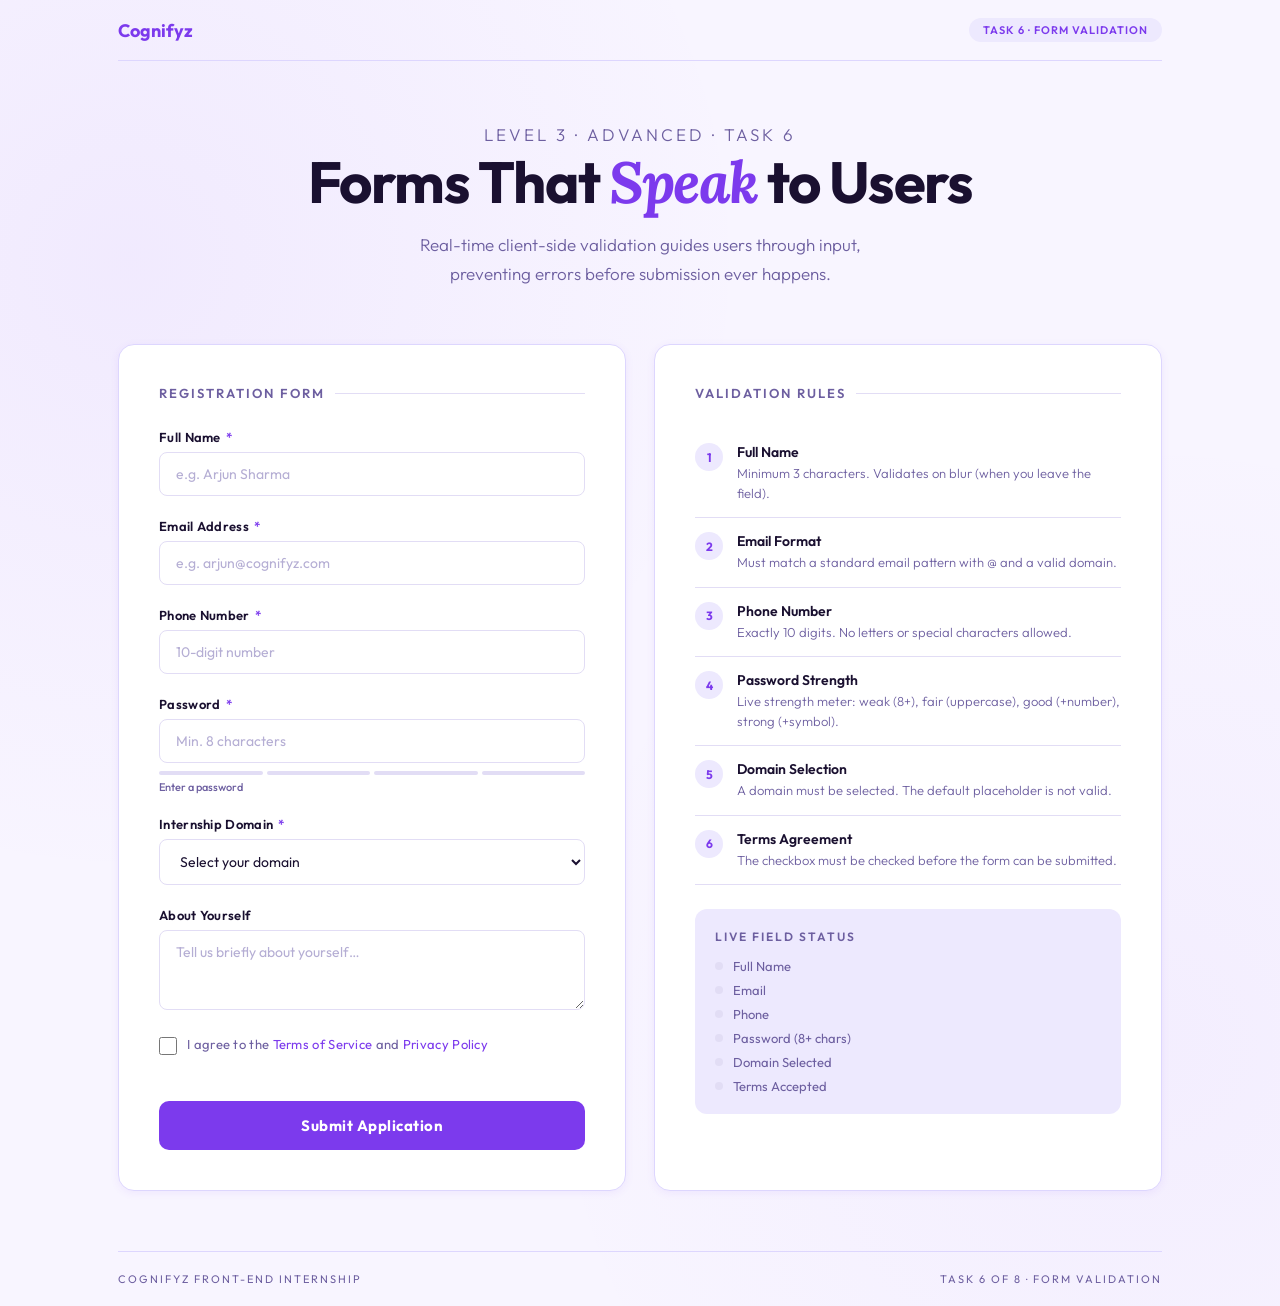
<file: task6_form_validation.html>
<!DOCTYPE html>
<html lang="en">
<head>
  <meta charset="UTF-8"/>
  <meta name="viewport" content="width=device-width, initial-scale=1.0"/>
  <title>Cognifyz Internship | Task 6 – Form Styling & Validation</title>
  <link href="https://fonts.googleapis.com/css2?family=Outfit:wght@300;400;500;600;700&family=Lora:ital@1&display=swap" rel="stylesheet"/>
  <style>
    /* ─── Base ─── */
    :root {
      --bg: #f8f5ff;
      --fg: #1a1030;
      --surface: #ffffff;
      --accent: #7c3aed;
      --accent-light: #ede9fe;
      --accent-dark: #5b21b6;
      --green: #059669;
      --green-light: #d1fae5;
      --red: #dc2626;
      --red-light: #fee2e2;
      --yellow: #d97706;
      --border: #ddd6fe;
      --border-idle: #e2ddf5;
      --muted: #6d5fa0;
      --shadow: 0 2px 8px rgba(124,58,237,0.08);
    }
    *, *::before, *::after { box-sizing: border-box; margin: 0; padding: 0; }
    body {
      background: var(--bg);
      color: var(--fg);
      font-family: 'Outfit', sans-serif;
      min-height: 100vh;
      background-image:
        radial-gradient(circle at 10% 20%, rgba(124,58,237,0.06) 0%, transparent 40%),
        radial-gradient(circle at 90% 80%, rgba(124,58,237,0.04) 0%, transparent 40%);
    }

    /* ─── Layout ─── */
    .page-wrapper {
      max-width: 1100px;
      margin: 0 auto;
      padding: 0 28px;
    }

    /* ─── Header ─── */
    .top-bar {
      padding: 18px 0;
      display: flex;
      justify-content: space-between;
      align-items: center;
      border-bottom: 1px solid var(--border);
      margin-bottom: 60px;
    }
    .brand {
      font-size: 18px;
      font-weight: 700;
      color: var(--accent);
    }
    .task-chip {
      background: var(--accent-light);
      color: var(--accent);
      font-size: 11px;
      font-weight: 600;
      padding: 5px 14px;
      border-radius: 40px;
      letter-spacing: 1px;
      text-transform: uppercase;
    }

    /* ─── Hero ─── */
    .hero {
      text-align: center;
      margin-bottom: 56px;
    }
    .hero-eyebrow {
      font-size: 12px;
      letter-spacing: 3px;
      text-transform: uppercase;
      color: var(--muted);
      margin-bottom: 16px;
      font-weight: 500;
    }
    .hero h1 {
      font-size: clamp(34px, 5vw, 58px);
      font-weight: 700;
      letter-spacing: -1.5px;
      line-height: 1.1;
      margin-bottom: 16px;
      color: var(--fg);
    }
    .hero h1 em {
      font-family: 'Lora', serif;
      font-style: italic;
      color: var(--accent);
    }
    .hero p {
      font-size: 17px;
      color: var(--muted);
      max-width: 460px;
      margin: 0 auto;
      line-height: 1.7;
      font-weight: 300;
    }

    /* ─── Grid ─── */
    .grid {
      display: grid;
      grid-template-columns: 1fr 1fr;
      gap: 28px;
      margin-bottom: 60px;
    }

    /* ─── Form Card ─── */
    .form-card {
      background: var(--surface);
      border: 1px solid var(--border);
      border-radius: 16px;
      padding: 40px;
      box-shadow: var(--shadow);
    }
    .form-card-title {
      font-size: 13px;
      font-weight: 600;
      letter-spacing: 2px;
      text-transform: uppercase;
      color: var(--muted);
      margin-bottom: 28px;
      display: flex;
      align-items: center;
      gap: 10px;
    }
    .form-card-title::after {
      content: '';
      flex: 1;
      height: 1px;
      background: var(--border-idle);
    }

    /* ─── Form Fields ─── */
    .field {
      margin-bottom: 22px;
      position: relative;
    }
    .field:last-child { margin-bottom: 0; }

    label {
      display: block;
      font-size: 13px;
      font-weight: 600;
      color: var(--fg);
      margin-bottom: 7px;
      letter-spacing: 0.3px;
    }
    label .req { color: var(--accent); margin-left: 2px; }

    input, select, textarea {
      width: 100%;
      padding: 12px 16px;
      border: 1.5px solid var(--border-idle);
      border-radius: 8px;
      font-family: 'Outfit', sans-serif;
      font-size: 14px;
      font-weight: 400;
      color: var(--fg);
      background: #fff;
      outline: none;
      transition: border-color 0.2s, box-shadow 0.2s, background 0.2s;
      resize: vertical;
    }
    input::placeholder, textarea::placeholder { color: #b5aed4; }

    input:focus, select:focus, textarea:focus {
      border-color: var(--accent);
      box-shadow: 0 0 0 3px rgba(124,58,237,0.12);
      background: #fff;
    }

    /* Valid state */
    input.valid {
      border-color: var(--green);
      background: var(--green-light);
    }
    /* Error state */
    input.error, select.error, textarea.error {
      border-color: var(--red);
      background: var(--red-light);
    }

    .field-hint {
      font-size: 11px;
      color: var(--muted);
      margin-top: 5px;
      font-weight: 400;
    }
    .field-error {
      font-size: 11px;
      color: var(--red);
      margin-top: 5px;
      font-weight: 500;
      display: none;
      align-items: center;
      gap: 4px;
    }
    .field-error.show { display: flex; }

    /* Inline icon */
    .field-icon {
      position: absolute;
      right: 14px;
      top: 38px;
      font-size: 16px;
      pointer-events: none;
      opacity: 0;
      transition: opacity 0.2s;
    }
    .field-icon.show { opacity: 1; }

    /* ─── Password strength ─── */
    .strength-bar {
      display: flex;
      gap: 4px;
      margin-top: 8px;
    }
    .strength-seg {
      flex: 1;
      height: 4px;
      border-radius: 2px;
      background: var(--border-idle);
      transition: background 0.3s;
    }
    .strength-label {
      font-size: 11px;
      margin-top: 5px;
      font-weight: 500;
      color: var(--muted);
    }

    /* ─── Checkbox ─── */
    .checkbox-row {
      display: flex;
      align-items: flex-start;
      gap: 10px;
    }
    .checkbox-row input[type="checkbox"] {
      width: 18px; height: 18px;
      min-width: 18px;
      padding: 0;
      margin-top: 1px;
      accent-color: var(--accent);
      cursor: pointer;
    }
    .checkbox-row label { margin-bottom: 0; font-size: 13px; font-weight: 400; color: var(--muted); cursor: pointer; }
    .checkbox-row label a { color: var(--accent); text-decoration: none; }

    /* ─── Submit Button ─── */
    .submit-btn {
      width: 100%;
      padding: 15px;
      background: var(--accent);
      color: #fff;
      border: none;
      border-radius: 10px;
      font-family: 'Outfit', sans-serif;
      font-size: 15px;
      font-weight: 700;
      cursor: pointer;
      letter-spacing: 0.5px;
      transition: background 0.2s, transform 0.15s, box-shadow 0.2s;
      margin-top: 24px;
    }
    .submit-btn:hover { background: var(--accent-dark); box-shadow: 0 8px 24px rgba(124,58,237,0.3); }
    .submit-btn:active { transform: scale(0.98); }
    .submit-btn:disabled { background: #c4b5fd; cursor: not-allowed; transform: none; box-shadow: none; }

    /* ─── Success overlay ─── */
    .success-overlay {
      display: none;
      flex-direction: column;
      align-items: center;
      justify-content: center;
      text-align: center;
      padding: 48px 32px;
    }
    .success-overlay.show { display: flex; }
    .success-icon {
      width: 72px; height: 72px;
      background: var(--green-light);
      border-radius: 50%;
      display: flex;
      align-items: center;
      justify-content: center;
      font-size: 32px;
      margin-bottom: 20px;
      animation: pop 0.4s cubic-bezier(0.34, 1.56, 0.64, 1);
    }
    @keyframes pop { from { transform: scale(0); } to { transform: scale(1); } }
    .success-overlay h3 { font-size: 22px; font-weight: 700; margin-bottom: 10px; }
    .success-overlay p { font-size: 14px; color: var(--muted); }
    .reset-btn {
      margin-top: 20px;
      padding: 10px 24px;
      background: var(--accent-light);
      color: var(--accent);
      border: none;
      border-radius: 8px;
      font-family: 'Outfit', sans-serif;
      font-size: 13px;
      font-weight: 600;
      cursor: pointer;
      transition: background 0.2s;
    }
    .reset-btn:hover { background: #ddd6fe; }

    /* ─── Rules panel ─── */
    .rules-panel {
      background: var(--surface);
      border: 1px solid var(--border);
      border-radius: 16px;
      padding: 40px;
      box-shadow: var(--shadow);
    }
    .rule-item {
      display: flex;
      align-items: flex-start;
      gap: 14px;
      padding: 14px 0;
      border-bottom: 1px solid var(--border-idle);
    }
    .rule-item:last-child { border-bottom: none; }
    .rule-num {
      width: 28px; height: 28px;
      border-radius: 50%;
      background: var(--accent-light);
      color: var(--accent);
      display: flex;
      align-items: center;
      justify-content: center;
      font-size: 12px;
      font-weight: 700;
      flex-shrink: 0;
    }
    .rule-text h4 { font-size: 14px; font-weight: 600; margin-bottom: 3px; }
    .rule-text p { font-size: 13px; color: var(--muted); line-height: 1.5; font-weight: 300; }

    /* ─── Live validation status ─── */
    .live-status {
      margin-top: 24px;
      background: var(--accent-light);
      border-radius: 12px;
      padding: 20px;
    }
    .live-status h4 {
      font-size: 12px;
      letter-spacing: 2px;
      text-transform: uppercase;
      color: var(--muted);
      margin-bottom: 14px;
      font-weight: 600;
    }
    .status-item {
      display: flex;
      align-items: center;
      gap: 10px;
      font-size: 13px;
      color: var(--muted);
      margin-bottom: 8px;
      font-weight: 400;
    }
    .status-item:last-child { margin-bottom: 0; }
    .status-dot-sm {
      width: 8px; height: 8px;
      border-radius: 50%;
      background: var(--border-idle);
      flex-shrink: 0;
      transition: background 0.3s;
    }
    .status-dot-sm.pass { background: var(--green); }

    /* ─── Footer ─── */
    footer {
      border-top: 1px solid var(--border);
      padding: 20px 0;
      display: flex;
      justify-content: space-between;
      font-size: 11px;
      letter-spacing: 2px;
      text-transform: uppercase;
      color: var(--muted);
    }

    @media (max-width: 768px) {
      .grid { grid-template-columns: 1fr; }
      .form-card, .rules-panel { padding: 28px 20px; }
    }
  </style>
</head>
<body>

  <div class="page-wrapper">

    <div class="top-bar">
      <span class="brand">Cognifyz</span>
      <span class="task-chip">Task 6 · Form Validation</span>
    </div>

    <section class="hero">
      <p class="hero-eyebrow">Level 3 · Advanced · Task 6</p>
      <h1>Forms That <em>Speak</em> to Users</h1>
      <p>Real-time client-side validation guides users through input, preventing errors before submission ever happens.</p>
    </section>

    <div class="grid">

      <!-- FORM -->
      <div class="form-card">
        <!-- Normal form view -->
        <div id="formView">
          <div class="form-card-title">Registration Form</div>

          <div class="field">
            <label for="fullName">Full Name <span class="req">*</span></label>
            <input type="text" id="fullName" placeholder="e.g. Arjun Sharma" autocomplete="name"/>
            <span class="field-icon" id="icon-fullName"></span>
            <div class="field-error" id="err-fullName">⚠ Name must be at least 3 characters.</div>
          </div>

          <div class="field">
            <label for="email">Email Address <span class="req">*</span></label>
            <input type="email" id="email" placeholder="e.g. arjun@cognifyz.com" autocomplete="email"/>
            <span class="field-icon" id="icon-email"></span>
            <div class="field-error" id="err-email">⚠ Please enter a valid email address.</div>
          </div>

          <div class="field">
            <label for="phone">Phone Number <span class="req">*</span></label>
            <input type="tel" id="phone" placeholder="10-digit number" maxlength="10"/>
            <span class="field-icon" id="icon-phone"></span>
            <div class="field-error" id="err-phone">⚠ Phone must be exactly 10 digits.</div>
          </div>

          <div class="field">
            <label for="password">Password <span class="req">*</span></label>
            <input type="password" id="password" placeholder="Min. 8 characters"/>
            <div class="strength-bar">
              <div class="strength-seg" id="s1"></div>
              <div class="strength-seg" id="s2"></div>
              <div class="strength-seg" id="s3"></div>
              <div class="strength-seg" id="s4"></div>
            </div>
            <div class="strength-label" id="strengthLabel">Enter a password</div>
            <div class="field-error" id="err-password">⚠ Password must be at least 8 characters.</div>
          </div>

          <div class="field">
            <label for="domain">Internship Domain <span class="req">*</span></label>
            <select id="domain">
              <option value="">Select your domain</option>
              <option value="frontend">Front-End Development</option>
              <option value="backend">Back-End Development</option>
              <option value="data">Data Science</option>
              <option value="ml">Machine Learning</option>
            </select>
            <div class="field-error" id="err-domain">⚠ Please select a domain.</div>
          </div>

          <div class="field">
            <label for="message">About Yourself</label>
            <textarea id="message" rows="3" placeholder="Tell us briefly about yourself…"></textarea>
          </div>

          <div class="field">
            <div class="checkbox-row">
              <input type="checkbox" id="terms"/>
              <label for="terms">I agree to the <a href="#">Terms of Service</a> and <a href="#">Privacy Policy</a></label>
            </div>
            <div class="field-error" id="err-terms">⚠ You must accept the terms to continue.</div>
          </div>

          <button class="submit-btn" onclick="validateAndSubmit()">Submit Application</button>
        </div>

        <!-- Success view -->
        <div class="success-overlay" id="successView">
          <div class="success-icon">✓</div>
          <h3>Application Submitted!</h3>
          <p>Your details have passed all validation checks. Welcome to the Cognifyz family!</p>
          <button class="reset-btn" onclick="resetForm()">Submit Another</button>
        </div>
      </div>

      <!-- RULES PANEL -->
      <div class="rules-panel">
        <div class="form-card-title">Validation Rules</div>

        <div class="rule-item">
          <div class="rule-num">1</div>
          <div class="rule-text">
            <h4>Full Name</h4>
            <p>Minimum 3 characters. Validates on blur (when you leave the field).</p>
          </div>
        </div>
        <div class="rule-item">
          <div class="rule-num">2</div>
          <div class="rule-text">
            <h4>Email Format</h4>
            <p>Must match a standard email pattern with @ and a valid domain.</p>
          </div>
        </div>
        <div class="rule-item">
          <div class="rule-num">3</div>
          <div class="rule-text">
            <h4>Phone Number</h4>
            <p>Exactly 10 digits. No letters or special characters allowed.</p>
          </div>
        </div>
        <div class="rule-item">
          <div class="rule-num">4</div>
          <div class="rule-text">
            <h4>Password Strength</h4>
            <p>Live strength meter: weak (8+), fair (uppercase), good (+number), strong (+symbol).</p>
          </div>
        </div>
        <div class="rule-item">
          <div class="rule-num">5</div>
          <div class="rule-text">
            <h4>Domain Selection</h4>
            <p>A domain must be selected. The default placeholder is not valid.</p>
          </div>
        </div>
        <div class="rule-item">
          <div class="rule-num">6</div>
          <div class="rule-text">
            <h4>Terms Agreement</h4>
            <p>The checkbox must be checked before the form can be submitted.</p>
          </div>
        </div>

        <!-- Live status tracker -->
        <div class="live-status">
          <h4>Live Field Status</h4>
          <div class="status-item"><div class="status-dot-sm" id="st-name"></div> Full Name</div>
          <div class="status-item"><div class="status-dot-sm" id="st-email"></div> Email</div>
          <div class="status-item"><div class="status-dot-sm" id="st-phone"></div> Phone</div>
          <div class="status-item"><div class="status-dot-sm" id="st-password"></div> Password (8+ chars)</div>
          <div class="status-item"><div class="status-dot-sm" id="st-domain"></div> Domain Selected</div>
          <div class="status-item"><div class="status-dot-sm" id="st-terms"></div> Terms Accepted</div>
        </div>

      </div>
    </div>

    <footer>
      <span>Cognifyz Front-End Internship</span>
      <span>Task 6 of 8 · Form Validation</span>
    </footer>
  </div>

  <script>
    // ─── Validators ───
    const rules = {
      fullName: v => v.trim().length >= 3,
      email: v => /^[^\s@]+@[^\s@]+\.[^\s@]+$/.test(v.trim()),
      phone: v => /^\d{10}$/.test(v.trim()),
      password: v => v.length >= 8,
      domain: v => v !== '',
      terms: () => document.getElementById('terms').checked,
    };

    // Live validate on input
    ['fullName', 'email', 'phone', 'password'].forEach(id => {
      document.getElementById(id).addEventListener('input', () => liveCheck(id));
      document.getElementById(id).addEventListener('blur', () => validateField(id));
    });
    document.getElementById('domain').addEventListener('change', () => validateField('domain'));
    document.getElementById('terms').addEventListener('change', () => updateStatus('terms', rules.terms()));

    function liveCheck(id) {
      const val = document.getElementById(id).value;
      const valid = rules[id](val);
      updateStatus(id === 'fullName' ? 'name' : id, valid);

      if (id === 'password') updateStrength(val);
    }

    function validateField(id) {
      const el = document.getElementById(id);
      const val = el.value;
      const valid = rules[id](val);

      const errEl = document.getElementById('err-' + id);
      const iconEl = document.getElementById('icon-' + id);

      if (val === '' || val === null) {
        el.classList.remove('valid', 'error');
        if (errEl) { errEl.classList.remove('show'); }
        if (iconEl) { iconEl.textContent = ''; iconEl.classList.remove('show'); }
        return false;
      }

      if (valid) {
        el.classList.add('valid'); el.classList.remove('error');
        if (errEl) errEl.classList.remove('show');
        if (iconEl) { iconEl.textContent = '✓'; iconEl.style.color = 'var(--green)'; iconEl.classList.add('show'); }
      } else {
        el.classList.add('error'); el.classList.remove('valid');
        if (errEl) errEl.classList.add('show');
        if (iconEl) { iconEl.textContent = '✕'; iconEl.style.color = 'var(--red)'; iconEl.classList.add('show'); }
      }

      updateStatus(id === 'fullName' ? 'name' : id, valid);
      return valid;
    }

    function validateDomain() {
      const el = document.getElementById('domain');
      const errEl = document.getElementById('err-domain');
      const valid = el.value !== '';
      if (valid) { el.classList.add('valid'); el.classList.remove('error'); errEl.classList.remove('show'); }
      else { el.classList.add('error'); el.classList.remove('valid'); errEl.classList.add('show'); }
      updateStatus('domain', valid);
      return valid;
    }

    function validateTerms() {
      const checked = document.getElementById('terms').checked;
      document.getElementById('err-terms').classList.toggle('show', !checked);
      updateStatus('terms', checked);
      return checked;
    }

    function updateStatus(key, pass) {
      const dot = document.getElementById('st-' + key);
      if (dot) dot.classList.toggle('pass', pass);
    }

    function updateStrength(pw) {
      let score = 0;
      if (pw.length >= 8) score++;
      if (/[A-Z]/.test(pw)) score++;
      if (/[0-9]/.test(pw)) score++;
      if (/[^A-Za-z0-9]/.test(pw)) score++;

      const colors = ['', '#ef4444', '#f97316', '#eab308', '#22c55e'];
      const labels = ['Enter a password', 'Weak', 'Fair', 'Good', 'Strong'];
      for (let i = 1; i <= 4; i++) {
        document.getElementById('s' + i).style.background = i <= score ? colors[score] : 'var(--border-idle)';
      }
      document.getElementById('strengthLabel').textContent = labels[score];
      document.getElementById('strengthLabel').style.color = colors[score] || 'var(--muted)';
      updateStatus('password', score >= 1);
    }

    function validateAndSubmit() {
      const f1 = validateField('fullName');
      const f2 = validateField('email');
      const f3 = validateField('phone');
      const f4 = validateField('password');
      const f5 = validateDomain();
      const f6 = validateTerms();

      if (f1 && f2 && f3 && f4 && f5 && f6) {
        document.getElementById('formView').style.display = 'none';
        document.getElementById('successView').classList.add('show');
      } else {
        // Shake effect on failed submit
        const btn = document.querySelector('.submit-btn');
        btn.style.animation = 'shake 0.4s ease';
        setTimeout(() => btn.style.animation = '', 400);
      }
    }

    function resetForm() {
      document.getElementById('formView').style.display = 'block';
      document.getElementById('successView').classList.remove('show');
      ['fullName', 'email', 'phone', 'password', 'message'].forEach(id => {
        const el = document.getElementById(id);
        el.value = '';
        el.classList.remove('valid', 'error');
        const err = document.getElementById('err-' + id);
        const icon = document.getElementById('icon-' + id);
        if (err) err.classList.remove('show');
        if (icon) { icon.textContent = ''; icon.classList.remove('show'); }
      });
      document.getElementById('domain').value = '';
      document.getElementById('terms').checked = false;
      document.querySelectorAll('.status-dot-sm').forEach(d => d.classList.remove('pass'));
      updateStrength('');
    }
  </script>

  <style>
    @keyframes shake {
      0%, 100% { transform: translateX(0); }
      25% { transform: translateX(-6px); }
      75% { transform: translateX(6px); }
    }
  </style>

</body>
</html>
</file>
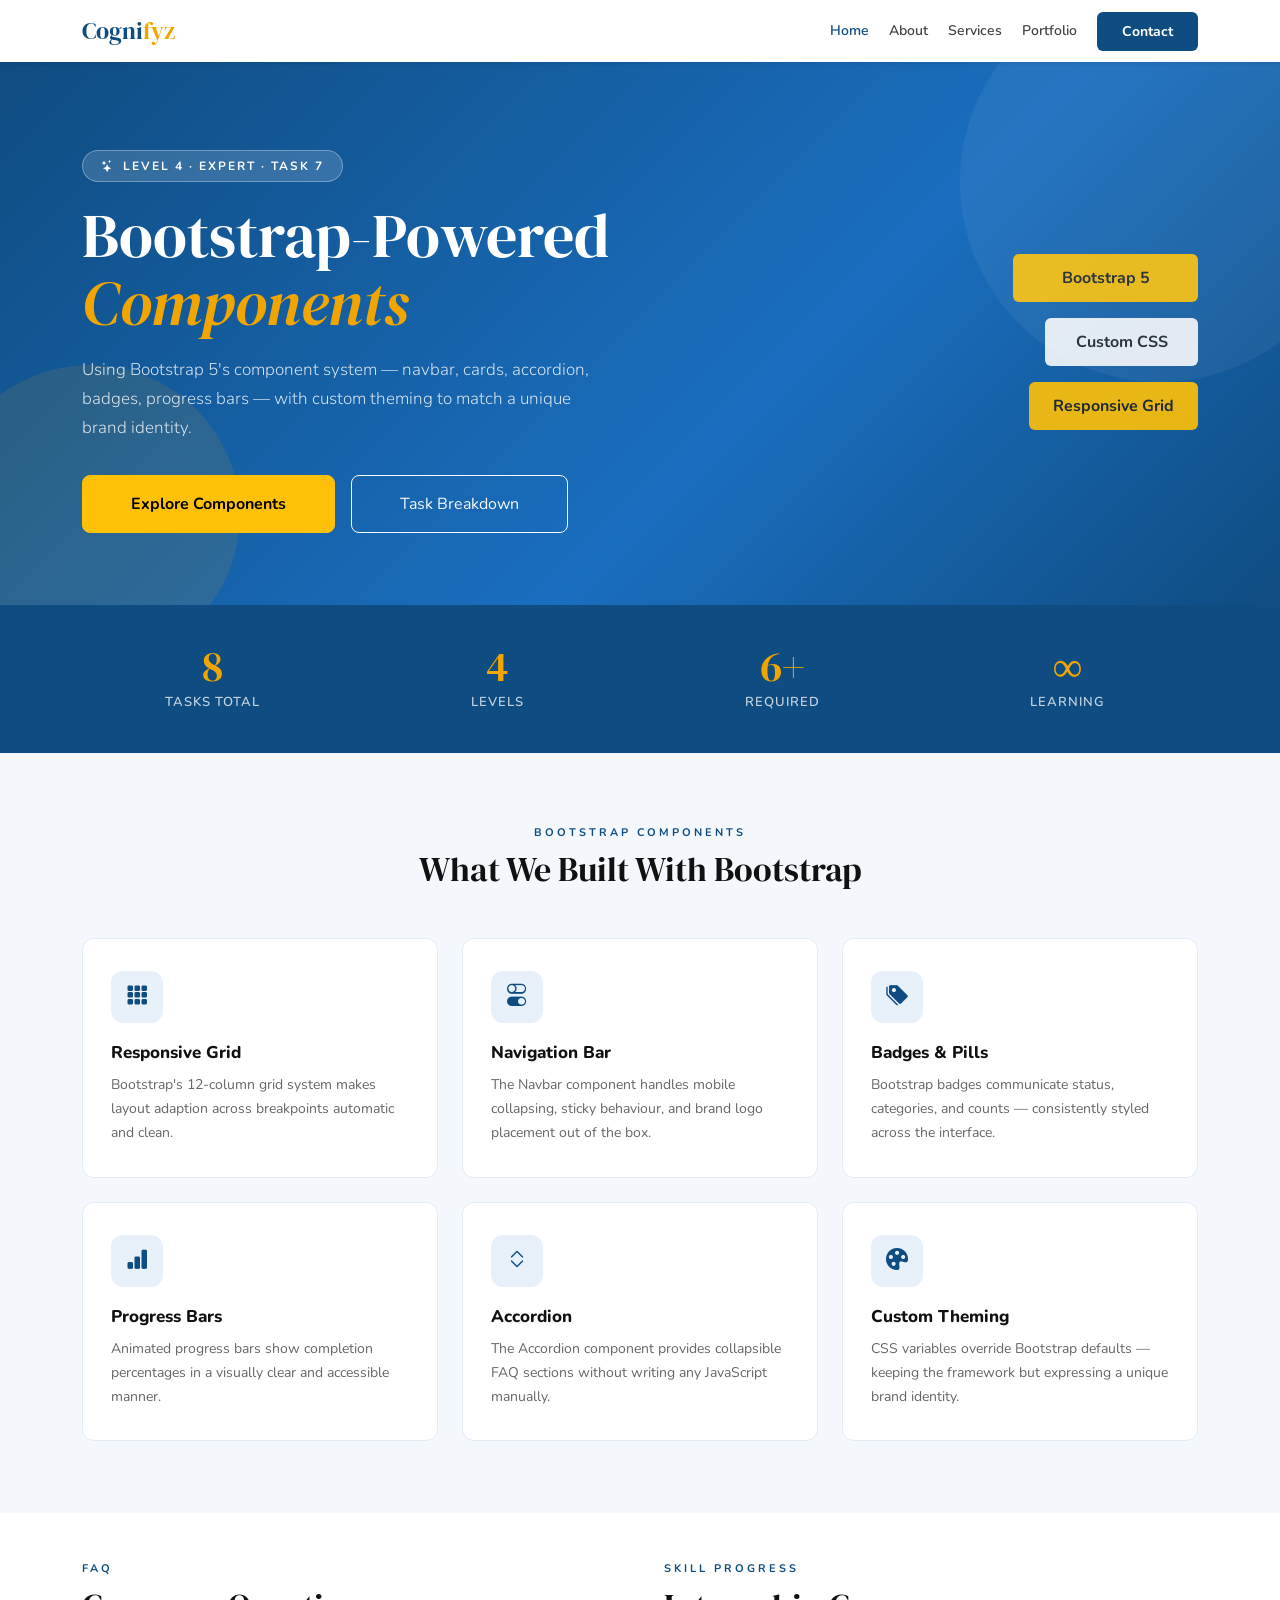
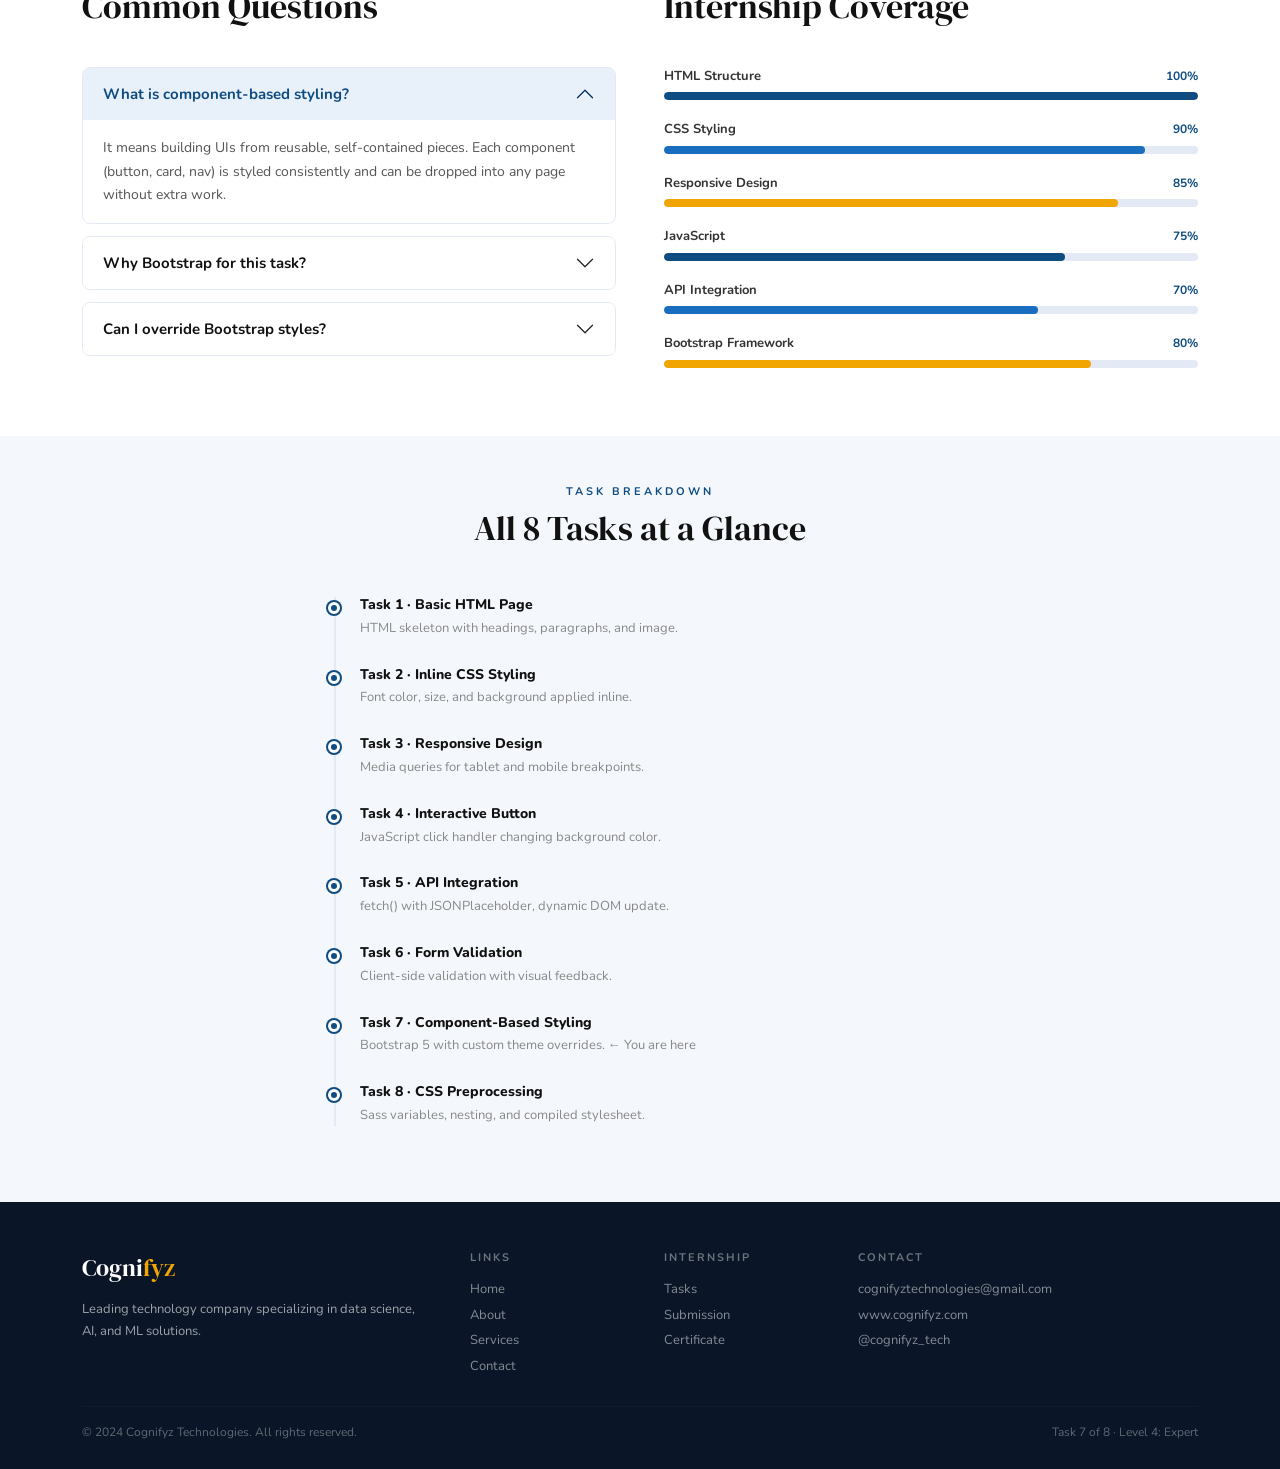
<file: task7_bootstrap_components.html>
<!DOCTYPE html>
<html lang="en">
<head>
  <meta charset="UTF-8"/>
  <meta name="viewport" content="width=device-width, initial-scale=1.0"/>
  <title>Cognifyz Internship | Task 7 – Component-Based Styling</title>

  <!-- Bootstrap 5 -->
  <link href="https://cdn.jsdelivr.net/npm/bootstrap@5.3.2/dist/css/bootstrap.min.css" rel="stylesheet"/>
  <!-- Bootstrap Icons -->
  <link href="https://cdn.jsdelivr.net/npm/bootstrap-icons@1.11.3/font/bootstrap-icons.min.css" rel="stylesheet"/>
  <!-- Google Fonts -->
  <link href="https://fonts.googleapis.com/css2?family=DM+Serif+Display:ital@0;1&family=Nunito:wght@300;400;600;700;800&display=swap" rel="stylesheet"/>

  <style>
    /* ─── Custom Theme on top of Bootstrap ─── */
    :root {
      --bs-primary: #0f4c81;
      --bs-primary-rgb: 15,76,129;
      --brand: #0f4c81;
      --brand-light: #e8f0fa;
      --brand-accent: #f0a500;
      --bs-body-font-family: 'Nunito', sans-serif;
      --bs-font-sans-serif: 'Nunito', sans-serif;
    }

    body {
      font-family: 'Nunito', sans-serif;
      background: #f4f7fc;
    }

    /* Navbar custom */
    .navbar-brand {
      font-family: 'DM Serif Display', serif;
      font-size: 1.5rem;
      color: var(--brand) !important;
    }
    .navbar-brand span { color: var(--brand-accent); }
    .nav-link { font-weight: 600; color: #444 !important; font-size: 14px; }
    .nav-link:hover { color: var(--brand) !important; }
    .nav-link.active { color: var(--brand) !important; }

    /* Hero / Jumbotron */
    .hero-section {
      background: linear-gradient(135deg, #0f4c81 0%, #1a6ebf 60%, #0f4c81 100%);
      color: #fff;
      padding: 88px 0 72px;
      position: relative;
      overflow: hidden;
    }
    .hero-section::after {
      content: '';
      position: absolute;
      right: -80px; top: -80px;
      width: 400px; height: 400px;
      border-radius: 50%;
      background: rgba(255,255,255,0.05);
    }
    .hero-section::before {
      content: '';
      position: absolute;
      left: -60px; bottom: -60px;
      width: 300px; height: 300px;
      border-radius: 50%;
      background: rgba(240,165,0,0.1);
    }
    .hero-badge {
      display: inline-block;
      background: rgba(255,255,255,0.15);
      border: 1px solid rgba(255,255,255,0.3);
      border-radius: 40px;
      padding: 6px 18px;
      font-size: 12px;
      letter-spacing: 2px;
      text-transform: uppercase;
      margin-bottom: 20px;
      font-weight: 700;
    }
    .hero-title {
      font-family: 'DM Serif Display', serif;
      font-size: clamp(36px, 5vw, 62px);
      line-height: 1.1;
      margin-bottom: 18px;
    }
    .hero-title em { font-style: italic; color: var(--brand-accent); }
    .hero-subtitle {
      font-size: 17px;
      opacity: 0.82;
      max-width: 520px;
      line-height: 1.7;
      font-weight: 300;
      margin-bottom: 32px;
    }

    /* Section headings */
    .section-eyebrow {
      font-size: 11px;
      letter-spacing: 3px;
      text-transform: uppercase;
      color: var(--brand);
      font-weight: 700;
      margin-bottom: 8px;
    }
    .section-title {
      font-family: 'DM Serif Display', serif;
      font-size: 34px;
      color: #111;
      margin-bottom: 40px;
    }

    /* Feature cards */
    .feature-card {
      background: #fff;
      border: 1px solid #e4eaf5;
      border-radius: 12px;
      padding: 32px 28px;
      height: 100%;
      transition: transform 0.25s, box-shadow 0.25s;
    }
    .feature-card:hover { transform: translateY(-5px); box-shadow: 0 16px 40px rgba(15,76,129,0.1); }
    .feature-icon {
      width: 52px; height: 52px;
      border-radius: 12px;
      background: var(--brand-light);
      color: var(--brand);
      font-size: 22px;
      display: flex;
      align-items: center;
      justify-content: center;
      margin-bottom: 20px;
    }
    .feature-card h5 { font-weight: 800; color: #111; margin-bottom: 10px; font-size: 17px; }
    .feature-card p { font-size: 14px; color: #666; line-height: 1.7; font-weight: 400; margin: 0; }

    /* Stats bar */
    .stats-bar {
      background: var(--brand);
      color: #fff;
      padding: 40px 0;
    }
    .stat-item { text-align: center; }
    .stat-num {
      font-family: 'DM Serif Display', serif;
      font-size: 42px;
      color: var(--brand-accent);
      line-height: 1;
      margin-bottom: 6px;
    }
    .stat-label { font-size: 13px; opacity: 0.75; font-weight: 600; letter-spacing: 1px; text-transform: uppercase; }

    /* Accordion custom */
    .accordion-item { border: 1px solid #e4eaf5 !important; border-radius: 8px !important; margin-bottom: 12px; overflow: hidden; }
    .accordion-button { font-weight: 700; color: #111; font-size: 15px; }
    .accordion-button:not(.collapsed) { color: var(--brand); background: var(--brand-light); box-shadow: none; }
    .accordion-button:focus { box-shadow: none; }

    /* Progress bars */
    .skill-label { display: flex; justify-content: space-between; margin-bottom: 6px; }
    .skill-label span { font-size: 13px; font-weight: 700; color: #333; }
    .skill-label small { font-size: 12px; color: var(--brand); font-weight: 700; }
    .progress { height: 8px; border-radius: 4px; margin-bottom: 20px; background: #e4eaf5; }
    .progress-bar { border-radius: 4px; }

    /* Timeline */
    .timeline { position: relative; padding-left: 40px; }
    .timeline::before { content: ''; position: absolute; left: 14px; top: 0; bottom: 0; width: 2px; background: #e4eaf5; }
    .tl-item { position: relative; margin-bottom: 28px; }
    .tl-item::before {
      content: '';
      position: absolute;
      left: -32px; top: 5px;
      width: 12px; height: 12px;
      border-radius: 50%;
      background: var(--brand);
      border: 3px solid #fff;
      box-shadow: 0 0 0 2px var(--brand);
    }
    .tl-item h6 { font-weight: 800; font-size: 14px; color: #111; margin-bottom: 4px; }
    .tl-item p { font-size: 13px; color: #888; line-height: 1.6; margin: 0; font-weight: 400; }

    /* Footer */
    .site-footer { background: #0a1628; color: rgba(255,255,255,0.6); padding: 48px 0 28px; }
    .footer-brand { font-family: 'DM Serif Display', serif; font-size: 24px; color: #fff; margin-bottom: 12px; }
    .footer-brand span { color: var(--brand-accent); }
    .footer-link { color: rgba(255,255,255,0.5); text-decoration: none; font-size: 13px; display: block; margin-bottom: 6px; font-weight: 400; }
    .footer-link:hover { color: #fff; }
    .footer-divider { border-color: rgba(255,255,255,0.1); }
    .footer-copy { font-size: 12px; color: rgba(255,255,255,0.35); }
  </style>
</head>
<body>

  <!-- NAVBAR (Bootstrap component) -->
  <nav class="navbar navbar-expand-lg bg-white shadow-sm sticky-top">
    <div class="container">
      <a class="navbar-brand" href="#">Cogni<span>fyz</span></a>
      <button class="navbar-toggler" type="button" data-bs-toggle="collapse" data-bs-target="#mainNav" aria-label="Toggle navigation">
        <span class="navbar-toggler-icon"></span>
      </button>
      <div class="collapse navbar-collapse" id="mainNav">
        <ul class="navbar-nav ms-auto gap-1">
          <li class="nav-item"><a class="nav-link active" href="#">Home</a></li>
          <li class="nav-item"><a class="nav-link" href="#">About</a></li>
          <li class="nav-item"><a class="nav-link" href="#">Services</a></li>
          <li class="nav-item"><a class="nav-link" href="#">Portfolio</a></li>
          <li class="nav-item ms-2">
            <a class="btn btn-sm px-4 py-2" href="#" style="background:var(--brand);color:#fff;border-radius:6px;font-weight:700;">Contact</a>
          </li>
        </ul>
      </div>
    </div>
  </nav>

  <!-- HERO -->
  <section class="hero-section">
    <div class="container position-relative">
      <div class="row align-items-center">
        <div class="col-lg-7">
          <span class="hero-badge"><i class="bi bi-stars me-2"></i>Level 4 · Expert · Task 7</span>
          <h1 class="hero-title">Bootstrap-Powered <em>Components</em></h1>
          <p class="hero-subtitle">Using Bootstrap 5's component system — navbar, cards, accordion, badges, progress bars — with custom theming to match a unique brand identity.</p>
          <div class="d-flex gap-3 flex-wrap">
            <a href="#features" class="btn btn-warning fw-bold px-5 py-3" style="color:#000;border-radius:8px;">Explore Components</a>
            <a href="#timeline" class="btn btn-outline-light fw-600 px-5 py-3" style="border-radius:8px;">Task Breakdown</a>
          </div>
        </div>
        <div class="col-lg-5 d-none d-lg-flex justify-content-end">
          <div class="d-flex flex-column gap-3" style="opacity:0.9;">
            <span class="badge bg-warning text-dark px-4 py-3 fs-6">Bootstrap 5</span>
            <span class="badge bg-light text-dark px-4 py-3 fs-6" style="margin-left:32px;">Custom CSS</span>
            <span class="badge bg-warning text-dark px-4 py-3 fs-6" style="margin-left:16px;">Responsive Grid</span>
          </div>
        </div>
      </div>
    </div>
  </section>

  <!-- STATS BAR -->
  <section class="stats-bar">
    <div class="container">
      <div class="row g-4">
        <div class="col-6 col-md-3">
          <div class="stat-item"><div class="stat-num">8</div><div class="stat-label">Tasks Total</div></div>
        </div>
        <div class="col-6 col-md-3">
          <div class="stat-item"><div class="stat-num">4</div><div class="stat-label">Levels</div></div>
        </div>
        <div class="col-6 col-md-3">
          <div class="stat-item"><div class="stat-num">6+</div><div class="stat-label">Required</div></div>
        </div>
        <div class="col-6 col-md-3">
          <div class="stat-item"><div class="stat-num">∞</div><div class="stat-label">Learning</div></div>
        </div>
      </div>
    </div>
  </section>

  <!-- FEATURE CARDS (Bootstrap Grid + Cards) -->
  <section class="py-5 my-4" id="features">
    <div class="container">
      <div class="text-center mb-5">
        <p class="section-eyebrow">Bootstrap Components</p>
        <h2 class="section-title">What We Built With Bootstrap</h2>
      </div>
      <div class="row g-4">
        <div class="col-md-6 col-lg-4">
          <div class="feature-card">
            <div class="feature-icon"><i class="bi bi-grid-3x3-gap-fill"></i></div>
            <h5>Responsive Grid</h5>
            <p>Bootstrap's 12-column grid system makes layout adaption across breakpoints automatic and clean.</p>
          </div>
        </div>
        <div class="col-md-6 col-lg-4">
          <div class="feature-card">
            <div class="feature-icon"><i class="bi bi-toggles"></i></div>
            <h5>Navigation Bar</h5>
            <p>The Navbar component handles mobile collapsing, sticky behaviour, and brand logo placement out of the box.</p>
          </div>
        </div>
        <div class="col-md-6 col-lg-4">
          <div class="feature-card">
            <div class="feature-icon"><i class="bi bi-tags-fill"></i></div>
            <h5>Badges & Pills</h5>
            <p>Bootstrap badges communicate status, categories, and counts — consistently styled across the interface.</p>
          </div>
        </div>
        <div class="col-md-6 col-lg-4">
          <div class="feature-card">
            <div class="feature-icon"><i class="bi bi-bar-chart-fill"></i></div>
            <h5>Progress Bars</h5>
            <p>Animated progress bars show completion percentages in a visually clear and accessible manner.</p>
          </div>
        </div>
        <div class="col-md-6 col-lg-4">
          <div class="feature-card">
            <div class="feature-icon"><i class="bi bi-chevron-expand"></i></div>
            <h5>Accordion</h5>
            <p>The Accordion component provides collapsible FAQ sections without writing any JavaScript manually.</p>
          </div>
        </div>
        <div class="col-md-6 col-lg-4">
          <div class="feature-card">
            <div class="feature-icon"><i class="bi bi-palette-fill"></i></div>
            <h5>Custom Theming</h5>
            <p>CSS variables override Bootstrap defaults — keeping the framework but expressing a unique brand identity.</p>
          </div>
        </div>
      </div>
    </div>
  </section>

  <!-- ACCORDION (Bootstrap component) -->
  <section class="py-5 bg-white">
    <div class="container">
      <div class="row g-5 align-items-start">
        <div class="col-lg-6">
          <p class="section-eyebrow">FAQ</p>
          <h2 class="section-title">Common Questions</h2>
          <div class="accordion" id="faqAccordion">
            <div class="accordion-item">
              <h2 class="accordion-header">
                <button class="accordion-button" type="button" data-bs-toggle="collapse" data-bs-target="#faq1">
                  What is component-based styling?
                </button>
              </h2>
              <div id="faq1" class="accordion-collapse collapse show" data-bs-parent="#faqAccordion">
                <div class="accordion-body" style="font-size:14px;color:#555;line-height:1.7;">
                  It means building UIs from reusable, self-contained pieces. Each component (button, card, nav) is styled consistently and can be dropped into any page without extra work.
                </div>
              </div>
            </div>
            <div class="accordion-item">
              <h2 class="accordion-header">
                <button class="accordion-button collapsed" type="button" data-bs-toggle="collapse" data-bs-target="#faq2">
                  Why Bootstrap for this task?
                </button>
              </h2>
              <div id="faq2" class="accordion-collapse collapse" data-bs-parent="#faqAccordion">
                <div class="accordion-body" style="font-size:14px;color:#555;line-height:1.7;">
                  Bootstrap provides a battle-tested component library, responsive grid, and accessibility helpers — demonstrating how CSS frameworks speed up professional development.
                </div>
              </div>
            </div>
            <div class="accordion-item">
              <h2 class="accordion-header">
                <button class="accordion-button collapsed" type="button" data-bs-toggle="collapse" data-bs-target="#faq3">
                  Can I override Bootstrap styles?
                </button>
              </h2>
              <div id="faq3" class="accordion-collapse collapse" data-bs-parent="#faqAccordion">
                <div class="accordion-body" style="font-size:14px;color:#555;line-height:1.7;">
                  Absolutely. Bootstrap uses CSS custom properties which you can override in <code>:root</code>, and you can write your own classes to extend or override any component style.
                </div>
              </div>
            </div>
          </div>
        </div>

        <!-- Skills / Progress bars -->
        <div class="col-lg-6">
          <p class="section-eyebrow">Skill Progress</p>
          <h2 class="section-title">Internship Coverage</h2>
          <div>
            <div class="skill-label"><span>HTML Structure</span><small>100%</small></div>
            <div class="progress"><div class="progress-bar" style="width:100%;background:var(--brand);"></div></div>

            <div class="skill-label"><span>CSS Styling</span><small>90%</small></div>
            <div class="progress"><div class="progress-bar" style="width:90%;background:#1a6ebf;"></div></div>

            <div class="skill-label"><span>Responsive Design</span><small>85%</small></div>
            <div class="progress"><div class="progress-bar" style="width:85%;background:var(--brand-accent);"></div></div>

            <div class="skill-label"><span>JavaScript</span><small>75%</small></div>
            <div class="progress"><div class="progress-bar" style="width:75%;background:#0f4c81;"></div></div>

            <div class="skill-label"><span>API Integration</span><small>70%</small></div>
            <div class="progress"><div class="progress-bar" style="width:70%;background:#1a6ebf;"></div></div>

            <div class="skill-label"><span>Bootstrap Framework</span><small>80%</small></div>
            <div class="progress"><div class="progress-bar" style="width:80%;background:var(--brand-accent);"></div></div>
          </div>
        </div>
      </div>
    </div>
  </section>

  <!-- TIMELINE -->
  <section class="py-5" id="timeline">
    <div class="container">
      <div class="text-center mb-5">
        <p class="section-eyebrow">Task Breakdown</p>
        <h2 class="section-title">All 8 Tasks at a Glance</h2>
      </div>
      <div class="row justify-content-center">
        <div class="col-lg-7">
          <div class="timeline">
            <div class="tl-item"><h6>Task 1 · Basic HTML Page</h6><p>HTML skeleton with headings, paragraphs, and image.</p></div>
            <div class="tl-item"><h6>Task 2 · Inline CSS Styling</h6><p>Font color, size, and background applied inline.</p></div>
            <div class="tl-item"><h6>Task 3 · Responsive Design</h6><p>Media queries for tablet and mobile breakpoints.</p></div>
            <div class="tl-item"><h6>Task 4 · Interactive Button</h6><p>JavaScript click handler changing background color.</p></div>
            <div class="tl-item"><h6>Task 5 · API Integration</h6><p>fetch() with JSONPlaceholder, dynamic DOM update.</p></div>
            <div class="tl-item"><h6>Task 6 · Form Validation</h6><p>Client-side validation with visual feedback.</p></div>
            <div class="tl-item"><h6>Task 7 · Component-Based Styling</h6><p>Bootstrap 5 with custom theme overrides. ← You are here</p></div>
            <div class="tl-item"><h6>Task 8 · CSS Preprocessing</h6><p>Sass variables, nesting, and compiled stylesheet.</p></div>
          </div>
        </div>
      </div>
    </div>
  </section>

  <!-- FOOTER (Bootstrap Grid) -->
  <footer class="site-footer">
    <div class="container">
      <div class="row g-5 mb-4">
        <div class="col-lg-4">
          <div class="footer-brand">Cogni<span>fyz</span></div>
          <p style="font-size:13px;line-height:1.7;">Leading technology company specializing in data science, AI, and ML solutions.</p>
        </div>
        <div class="col-6 col-lg-2">
          <p style="font-size:11px;letter-spacing:2px;text-transform:uppercase;color:rgba(255,255,255,0.4);margin-bottom:14px;font-weight:700;">Links</p>
          <a class="footer-link" href="#">Home</a>
          <a class="footer-link" href="#">About</a>
          <a class="footer-link" href="#">Services</a>
          <a class="footer-link" href="#">Contact</a>
        </div>
        <div class="col-6 col-lg-2">
          <p style="font-size:11px;letter-spacing:2px;text-transform:uppercase;color:rgba(255,255,255,0.4);margin-bottom:14px;font-weight:700;">Internship</p>
          <a class="footer-link" href="#">Tasks</a>
          <a class="footer-link" href="#">Submission</a>
          <a class="footer-link" href="#">Certificate</a>
        </div>
        <div class="col-lg-4">
          <p style="font-size:11px;letter-spacing:2px;text-transform:uppercase;color:rgba(255,255,255,0.4);margin-bottom:14px;font-weight:700;">Contact</p>
          <p class="footer-link">cognifyztechnologies@gmail.com</p>
          <p class="footer-link">www.cognifyz.com</p>
          <p class="footer-link">@cognifyz_tech</p>
        </div>
      </div>
      <hr class="footer-divider"/>
      <div class="d-flex justify-content-between align-items-center flex-wrap gap-2">
        <span class="footer-copy">© 2024 Cognifyz Technologies. All rights reserved.</span>
        <span class="footer-copy">Task 7 of 8 · Level 4: Expert</span>
      </div>
    </div>
  </footer>

  <!-- Bootstrap JS -->
  <script src="https://cdn.jsdelivr.net/npm/bootstrap@5.3.2/dist/js/bootstrap.bundle.min.js"></script>
</body>
</html>
</file>
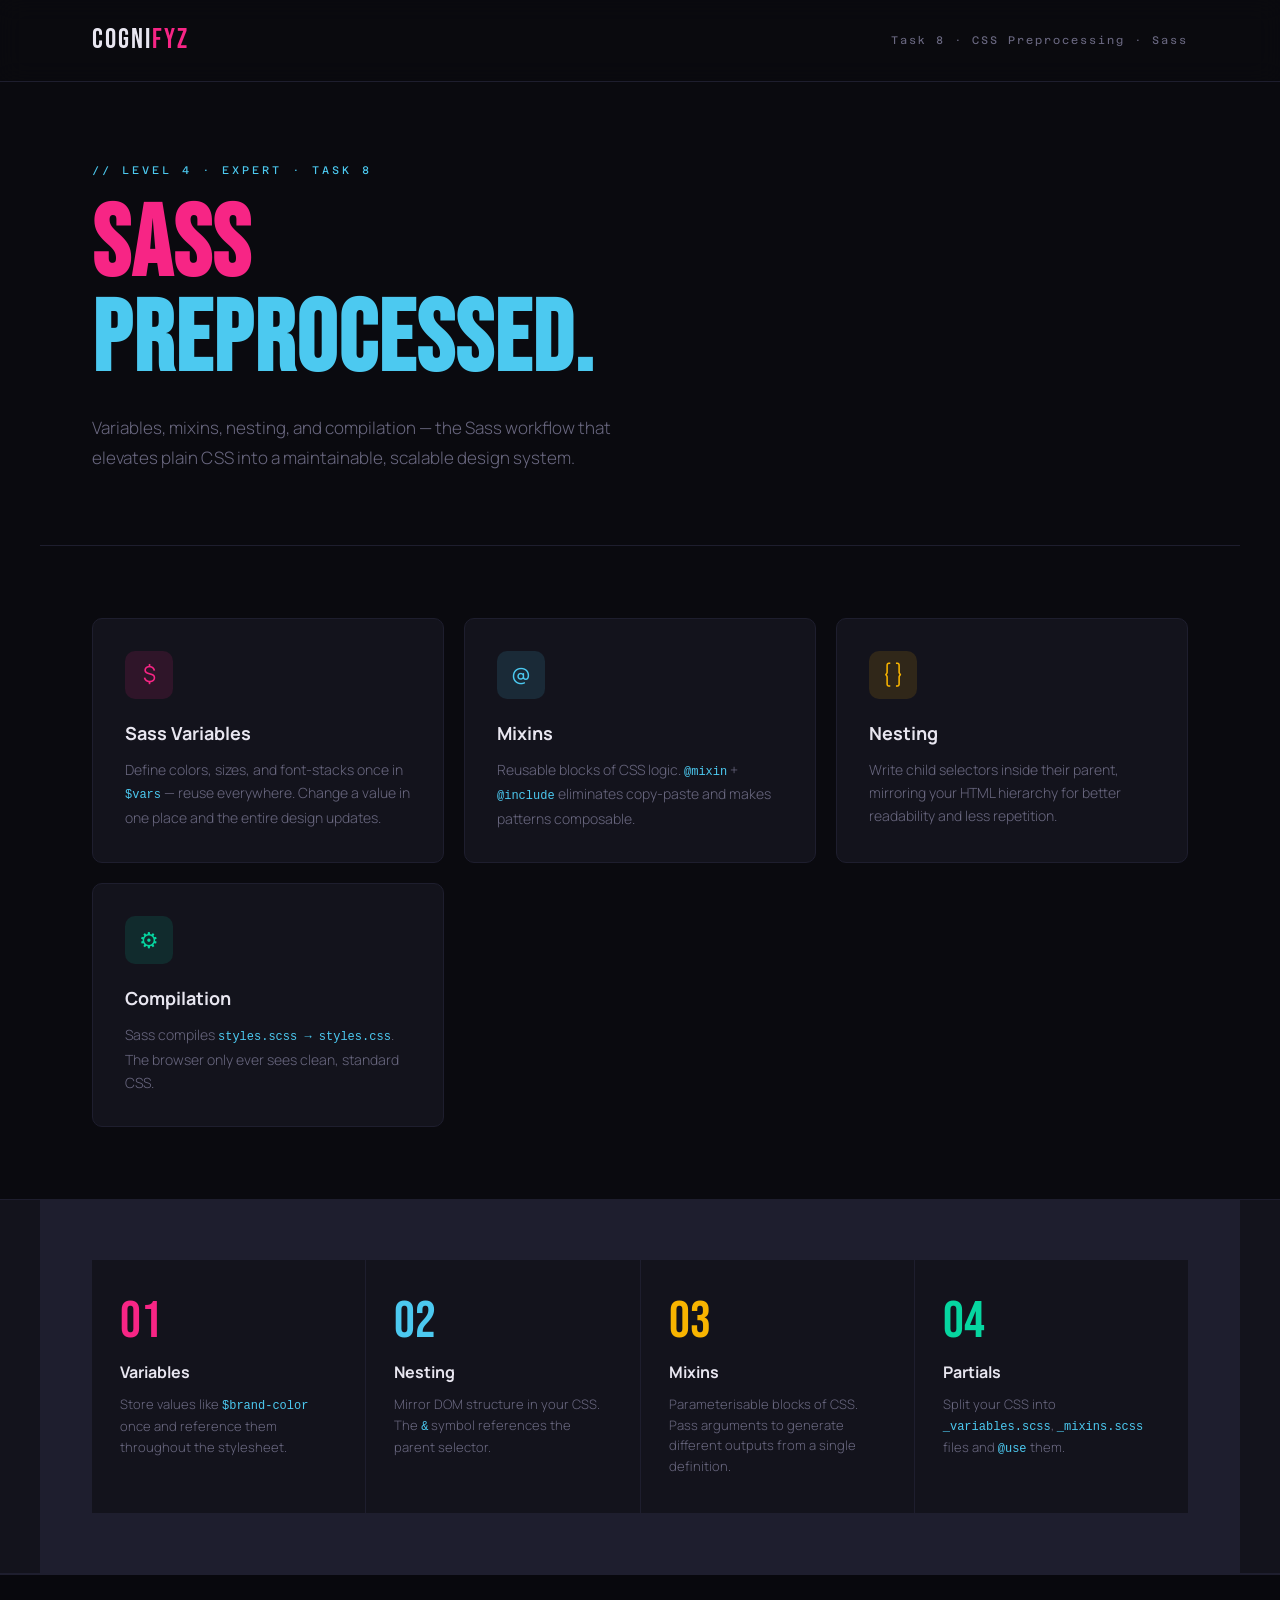
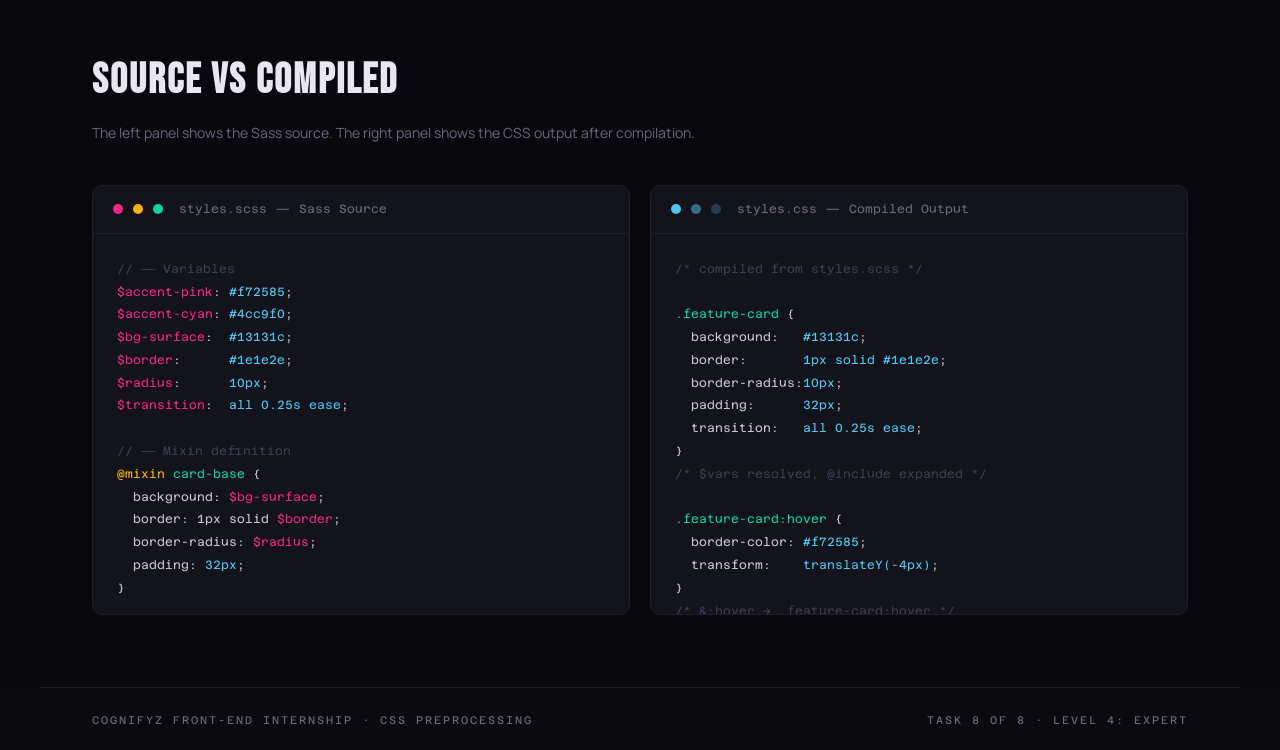
<file: task8_sass_preprocessing.html>
<!DOCTYPE html>
<html lang="en">
<head>
  <meta charset="UTF-8"/>
  <meta name="viewport" content="width=device-width, initial-scale=1.0"/>
  <title>Cognifyz Internship | Task 8 – CSS Preprocessing (Sass)</title>
  <link href="https://fonts.googleapis.com/css2?family=Azeret+Mono:wght@300;400;600;700&family=Bebas+Neue&family=Manrope:wght@300;400;500;600;700&display=swap" rel="stylesheet"/>

  <!--
  ════════════════════════════════════════════════════════════════
  TASK 8: CSS PREPROCESSING WITH SASS
  This file demonstrates compiled Sass output.
  
  The Sass source (styles.scss) would look like:
  
  // ── Variables ─────────────────────────
  $bg-dark:       #0a0a0f;
  $bg-surface:    #13131c;
  $border:        #1e1e2e;
  $accent-pink:   #f72585;
  $accent-cyan:   #4cc9f0;
  $accent-yellow: #f8b400;
  $text:          #e8e6f0;
  $muted:         #6a6880;
  $radius:        10px;
  $transition:    all 0.25s ease;
  
  // ── Mixins ────────────────────────────
  @mixin flex-center {
    display: flex;
    align-items: center;
    justify-content: center;
  }
  
  @mixin card-base {
    background: $bg-surface;
    border: 1px solid $border;
    border-radius: $radius;
    padding: 32px;
  }
  
  @mixin respond-to($breakpoint) {
    @if $breakpoint == 'mobile' {
      @media (max-width: 640px) { @content; }
    } @else if $breakpoint == 'tablet' {
      @media (max-width: 960px) { @content; }
    }
  }
  
  // ── Nesting ───────────────────────────
  .feature-card {
    @include card-base;
    transition: $transition;
    
    &:hover {
      border-color: $accent-pink;
      transform: translateY(-4px);
    }
    
    .card-icon {
      @include flex-center;
      width: 48px;
      height: 48px;
      border-radius: $radius;
    }
    
    h3 { color: $text; font-size: 18px; }
    p  { color: $muted; font-size: 14px; }
  }
  
  // compiled with: sass styles.scss styles.css
  ════════════════════════════════════════════════════════════════
  -->

  <style>
    /* ════════════════════════════════════════════
       COMPILED CSS from styles.scss
       (Sass variables → CSS custom properties)
    ═════════════════════════════════════════════ */

    /* ── Variables compiled from $vars ── */
    :root {
      --bg-dark:       #0a0a0f;
      --bg-surface:    #13131c;
      --bg-surface2:   #1a1a28;
      --border:        #1e1e2e;
      --accent-pink:   #f72585;
      --accent-cyan:   #4cc9f0;
      --accent-yellow: #f8b400;
      --accent-green:  #06d6a0;
      --text:          #e8e6f0;
      --muted:         #6a6880;
      --radius:        10px;
      --transition:    all 0.25s ease;
    }

    *, *::before, *::after { box-sizing: border-box; margin: 0; padding: 0; }

    /* ── Base from body { } ── */
    body {
      background: var(--bg-dark);
      color: var(--text);
      font-family: 'Manrope', sans-serif;
      min-height: 100vh;
      line-height: 1.6;
    }

    /* ── Nested .header > .header__inner ── */
    .header {
      border-bottom: 1px solid var(--border);
      background: rgba(10,10,15,0.9);
      backdrop-filter: blur(12px);
      position: sticky; top: 0; z-index: 100;
    }
    .header__inner {
      max-width: 1200px;
      margin: 0 auto;
      padding: 18px 52px;
      display: flex;
      align-items: center;
      justify-content: space-between;
    }
    .header__logo {
      font-family: 'Bebas Neue', sans-serif;
      font-size: 28px;
      letter-spacing: 2px;
      color: var(--text);
    }
    .header__logo span { color: var(--accent-pink); }
    .header__tag {
      font-family: 'Azeret Mono', monospace;
      font-size: 11px;
      letter-spacing: 2px;
      color: var(--muted);
    }

    /* ── Compiled from .hero { ... } with nesting ── */
    .hero {
      max-width: 1200px;
      margin: 0 auto;
      padding: 80px 52px 72px;
      border-bottom: 1px solid var(--border);
    }
    .hero__kicker {
      font-family: 'Azeret Mono', monospace;
      font-size: 11px;
      letter-spacing: 3px;
      text-transform: uppercase;
      color: var(--accent-cyan);
      margin-bottom: 20px;
    }
    .hero__title {
      font-family: 'Bebas Neue', sans-serif;
      font-size: clamp(52px, 8vw, 100px);
      letter-spacing: 2px;
      line-height: 0.95;
      margin-bottom: 24px;
    }
    .hero__title .pink { color: var(--accent-pink); }
    .hero__title .cyan { color: var(--accent-cyan); }
    .hero__sub {
      font-size: 17px;
      color: var(--muted);
      max-width: 560px;
      line-height: 1.75;
      font-weight: 300;
    }

    /* ── Sass mixin: @mixin card-base compiled ── */
    /* (.feature-card uses card-base + hover nesting) */
    .cards-grid {
      max-width: 1200px;
      margin: 0 auto;
      padding: 72px 52px;
      display: grid;
      grid-template-columns: repeat(auto-fit, minmax(280px, 1fr));
      gap: 20px;
    }
    .feature-card {
      /* @include card-base compiled: */
      background: var(--bg-surface);
      border: 1px solid var(--border);
      border-radius: var(--radius);
      padding: 32px;
      /* other props */
      transition: var(--transition);
    }
    /* & :hover compiled to .feature-card:hover */
    .feature-card:hover {
      border-color: var(--accent-pink);
      transform: translateY(-4px);
      box-shadow: 0 12px 40px rgba(247,37,133,0.12);
    }
    /* .feature-card .card-icon { ... } — nested */
    .feature-card .card-icon {
      width: 48px; height: 48px;
      border-radius: var(--radius);
      display: flex;
      align-items: center;
      justify-content: center;
      font-size: 22px;
      margin-bottom: 20px;
    }
    .feature-card h3 { color: var(--text); font-size: 18px; font-weight: 700; margin-bottom: 10px; }
    .feature-card p { color: var(--muted); font-size: 14px; line-height: 1.65; font-weight: 300; }

    /* ── Code comparison section ── */
    .code-section {
      border-top: 1px solid var(--border);
      background: #08080d;
    }
    .code-section-inner {
      max-width: 1200px;
      margin: 0 auto;
      padding: 72px 52px;
    }
    .code-section-title {
      font-family: 'Bebas Neue', sans-serif;
      font-size: 42px;
      letter-spacing: 2px;
      margin-bottom: 8px;
    }
    .code-section-sub {
      font-size: 14px;
      color: var(--muted);
      margin-bottom: 40px;
    }
    .code-compare {
      display: grid;
      grid-template-columns: 1fr 1fr;
      gap: 20px;
    }
    .code-pane {
      background: var(--bg-surface);
      border: 1px solid var(--border);
      border-radius: var(--radius);
      overflow: hidden;
    }
    .code-pane-header {
      padding: 14px 20px;
      border-bottom: 1px solid var(--border);
      display: flex;
      align-items: center;
      gap: 10px;
    }
    .code-pane-header .dot { width: 10px; height: 10px; border-radius: 50%; }
    .code-pane-header .label {
      font-family: 'Azeret Mono', monospace;
      font-size: 12px;
      color: var(--muted);
      margin-left: 6px;
    }
    pre.code-body {
      padding: 24px;
      font-family: 'Azeret Mono', monospace;
      font-size: 12px;
      line-height: 1.9;
      overflow-x: auto;
      color: #c8c6d8;
      max-height: 380px;
      overflow-y: auto;
    }
    pre.code-body::-webkit-scrollbar { width: 4px; }
    pre.code-body::-webkit-scrollbar-track { background: transparent; }
    pre.code-body::-webkit-scrollbar-thumb { background: var(--border); border-radius: 2px; }
    .kw { color: var(--accent-pink); }
    .val { color: var(--accent-cyan); }
    .com { color: #3e3d55; }
    .mix { color: var(--accent-yellow); }
    .sel { color: var(--accent-green); }
    .prop { color: #c8c6d8; }

    /* ── Sass features showcase ── */
    .features-band {
      background: var(--bg-surface);
      border-top: 1px solid var(--border);
      border-bottom: 1px solid var(--border);
    }
    .features-band-inner {
      max-width: 1200px;
      margin: 0 auto;
      padding: 60px 52px;
      display: grid;
      grid-template-columns: repeat(4, 1fr);
      gap: 1px;
      background: var(--border);
    }
    .feat-tile {
      background: var(--bg-surface);
      padding: 36px 28px;
    }
    .feat-num {
      font-family: 'Bebas Neue', sans-serif;
      font-size: 52px;
      line-height: 1;
      margin-bottom: 12px;
    }
    .feat-tile h4 { font-size: 16px; font-weight: 700; margin-bottom: 8px; }
    .feat-tile p { font-size: 13px; color: var(--muted); line-height: 1.6; font-weight: 300; }

    /* ── Footer ── */
    footer {
      max-width: 1200px;
      margin: 0 auto;
      padding: 24px 52px;
      display: flex;
      justify-content: space-between;
      font-size: 11px;
      font-family: 'Azeret Mono', monospace;
      letter-spacing: 2px;
      color: var(--muted);
      text-transform: uppercase;
      border-top: 1px solid var(--border);
    }

    /* ── @mixin respond-to('mobile') compiled ── */
    @media (max-width: 960px) {
      .code-compare { grid-template-columns: 1fr; }
      .features-band-inner { grid-template-columns: repeat(2, 1fr); }
    }
    @media (max-width: 640px) {
      .header__inner, .hero, .cards-grid, .code-section-inner, footer { padding-left: 20px; padding-right: 20px; }
      .features-band-inner { grid-template-columns: 1fr; padding: 0; }
      .feat-tile { padding: 28px 20px; }
    }
  </style>
</head>
<body>

  <header class="header">
    <div class="header__inner">
      <div class="header__logo">Cogni<span>fyz</span></div>
      <div class="header__tag">Task 8 · CSS Preprocessing · Sass</div>
    </div>
  </header>

  <section class="hero">
    <p class="hero__kicker">// Level 4 · Expert · Task 8</p>
    <h1 class="hero__title">
      <span class="pink">Sass</span><br>
      <span class="cyan">Preprocessed.</span>
    </h1>
    <p class="hero__sub">Variables, mixins, nesting, and compilation — the Sass workflow that elevates plain CSS into a maintainable, scalable design system.</p>
  </section>

  <!-- Feature cards (compiled from .feature-card with @include card-base) -->
  <div class="cards-grid">
    <div class="feature-card">
      <div class="card-icon" style="background:rgba(247,37,133,0.12);color:var(--accent-pink);">$</div>
      <h3>Sass Variables</h3>
      <p>Define colors, sizes, and font-stacks once in <code style="color:var(--accent-cyan);font-size:12px;">$vars</code> — reuse everywhere. Change a value in one place and the entire design updates.</p>
    </div>
    <div class="feature-card">
      <div class="card-icon" style="background:rgba(76,201,240,0.12);color:var(--accent-cyan);">@</div>
      <h3>Mixins</h3>
      <p>Reusable blocks of CSS logic. <code style="color:var(--accent-cyan);font-size:12px;">@mixin</code> + <code style="color:var(--accent-cyan);font-size:12px;">@include</code> eliminates copy-paste and makes patterns composable.</p>
    </div>
    <div class="feature-card">
      <div class="card-icon" style="background:rgba(248,180,0,0.12);color:var(--accent-yellow);">{ }</div>
      <h3>Nesting</h3>
      <p>Write child selectors inside their parent, mirroring your HTML hierarchy for better readability and less repetition.</p>
    </div>
    <div class="feature-card">
      <div class="card-icon" style="background:rgba(6,214,160,0.12);color:var(--accent-green);">⚙</div>
      <h3>Compilation</h3>
      <p>Sass compiles <code style="color:var(--accent-cyan);font-size:12px;">styles.scss → styles.css</code>. The browser only ever sees clean, standard CSS.</p>
    </div>
  </div>

  <!-- Sass features band -->
  <div class="features-band">
    <div class="features-band-inner">
      <div class="feat-tile">
        <div class="feat-num" style="color:var(--accent-pink);">01</div>
        <h4>Variables</h4>
        <p>Store values like <code style="font-size:12px;color:var(--accent-cyan);">$brand-color</code> once and reference them throughout the stylesheet.</p>
      </div>
      <div class="feat-tile">
        <div class="feat-num" style="color:var(--accent-cyan);">02</div>
        <h4>Nesting</h4>
        <p>Mirror DOM structure in your CSS. The <code style="font-size:12px;color:var(--accent-cyan);">&</code> symbol references the parent selector.</p>
      </div>
      <div class="feat-tile">
        <div class="feat-num" style="color:var(--accent-yellow);">03</div>
        <h4>Mixins</h4>
        <p>Parameterisable blocks of CSS. Pass arguments to generate different outputs from a single definition.</p>
      </div>
      <div class="feat-tile">
        <div class="feat-num" style="color:var(--accent-green);">04</div>
        <h4>Partials</h4>
        <p>Split your CSS into <code style="font-size:12px;color:var(--accent-cyan);">_variables.scss</code>, <code style="font-size:12px;color:var(--accent-cyan);">_mixins.scss</code> files and <code style="font-size:12px;color:var(--accent-cyan);">@use</code> them.</p>
      </div>
    </div>
  </div>

  <!-- Code comparison: Sass source vs Compiled CSS -->
  <section class="code-section">
    <div class="code-section-inner">
      <h2 class="code-section-title">Source vs Compiled</h2>
      <p class="code-section-sub">The left panel shows the Sass source. The right panel shows the CSS output after compilation.</p>
      <div class="code-compare">

        <!-- SASS SOURCE -->
        <div class="code-pane">
          <div class="code-pane-header">
            <div class="dot" style="background:#f72585;"></div>
            <div class="dot" style="background:#f8b400;"></div>
            <div class="dot" style="background:#06d6a0;"></div>
            <span class="label">styles.scss — Sass Source</span>
          </div>
          <pre class="code-body"><span class="com">// ── Variables</span>
<span class="kw">$accent-pink</span>: <span class="val">#f72585</span>;
<span class="kw">$accent-cyan</span>: <span class="val">#4cc9f0</span>;
<span class="kw">$bg-surface</span>:  <span class="val">#13131c</span>;
<span class="kw">$border</span>:      <span class="val">#1e1e2e</span>;
<span class="kw">$radius</span>:      <span class="val">10px</span>;
<span class="kw">$transition</span>:  <span class="val">all 0.25s ease</span>;

<span class="com">// ── Mixin definition</span>
<span class="mix">@mixin</span> <span class="sel">card-base</span> {
  background: <span class="kw">$bg-surface</span>;
  border: 1px solid <span class="kw">$border</span>;
  border-radius: <span class="kw">$radius</span>;
  padding: <span class="val">32px</span>;
}

<span class="com">// ── Nested selector with &</span>
<span class="sel">.feature-card</span> {
  <span class="mix">@include</span> card-base;
  transition: <span class="kw">$transition</span>;

  <span class="com">// & = .feature-card</span>
  <span class="sel">&amp;:hover</span> {
    border-color: <span class="kw">$accent-pink</span>;
    transform: translateY(<span class="val">-4px</span>);
  }

  <span class="sel">.card-icon</span> {
    width: <span class="val">48px</span>;
    height: <span class="val">48px</span>;
  }

  <span class="sel">h3</span> { color: <span class="kw">$accent-cyan</span>; }
  <span class="sel">p</span>  { color: <span class="val">#6a6880</span>; }
}

<span class="com">// ── Compile: sass styles.scss styles.css</span></pre>
        </div>

        <!-- COMPILED CSS OUTPUT -->
        <div class="code-pane">
          <div class="code-pane-header">
            <div class="dot" style="background:#4cc9f0;"></div>
            <div class="dot" style="background:#4cc9f0;opacity:0.5;"></div>
            <div class="dot" style="background:#4cc9f0;opacity:0.25;"></div>
            <span class="label">styles.css — Compiled Output</span>
          </div>
          <pre class="code-body"><span class="com">/* compiled from styles.scss */</span>

<span class="sel">.feature-card</span> {
  <span class="prop">background</span>:   <span class="val">#13131c</span>;
  <span class="prop">border</span>:       <span class="val">1px solid #1e1e2e</span>;
  <span class="prop">border-radius</span>:<span class="val">10px</span>;
  <span class="prop">padding</span>:      <span class="val">32px</span>;
  <span class="prop">transition</span>:   <span class="val">all 0.25s ease</span>;
}
<span class="com">/* $vars resolved, @include expanded */</span>

<span class="sel">.feature-card:hover</span> {
  <span class="prop">border-color</span>: <span class="val">#f72585</span>;
  <span class="prop">transform</span>:    <span class="val">translateY(-4px)</span>;
}
<span class="com">/* &:hover → .feature-card:hover */</span>

<span class="sel">.feature-card .card-icon</span> {
  <span class="prop">width</span>:  <span class="val">48px</span>;
  <span class="prop">height</span>: <span class="val">48px</span>;
}
<span class="com">/* nested .card-icon expanded */</span>

<span class="sel">.feature-card h3</span> {
  <span class="prop">color</span>: <span class="val">#4cc9f0</span>;
}
<span class="sel">.feature-card p</span> {
  <span class="prop">color</span>: <span class="val">#6a6880</span>;
}
<span class="com">/* all $vars replaced with values */</span></pre>
        </div>

      </div>
    </div>
  </section>

  <footer>
    <span>Cognifyz Front-End Internship · CSS Preprocessing</span>
    <span>Task 8 of 8 · Level 4: Expert</span>
  </footer>

</body>
</html>
</file>
